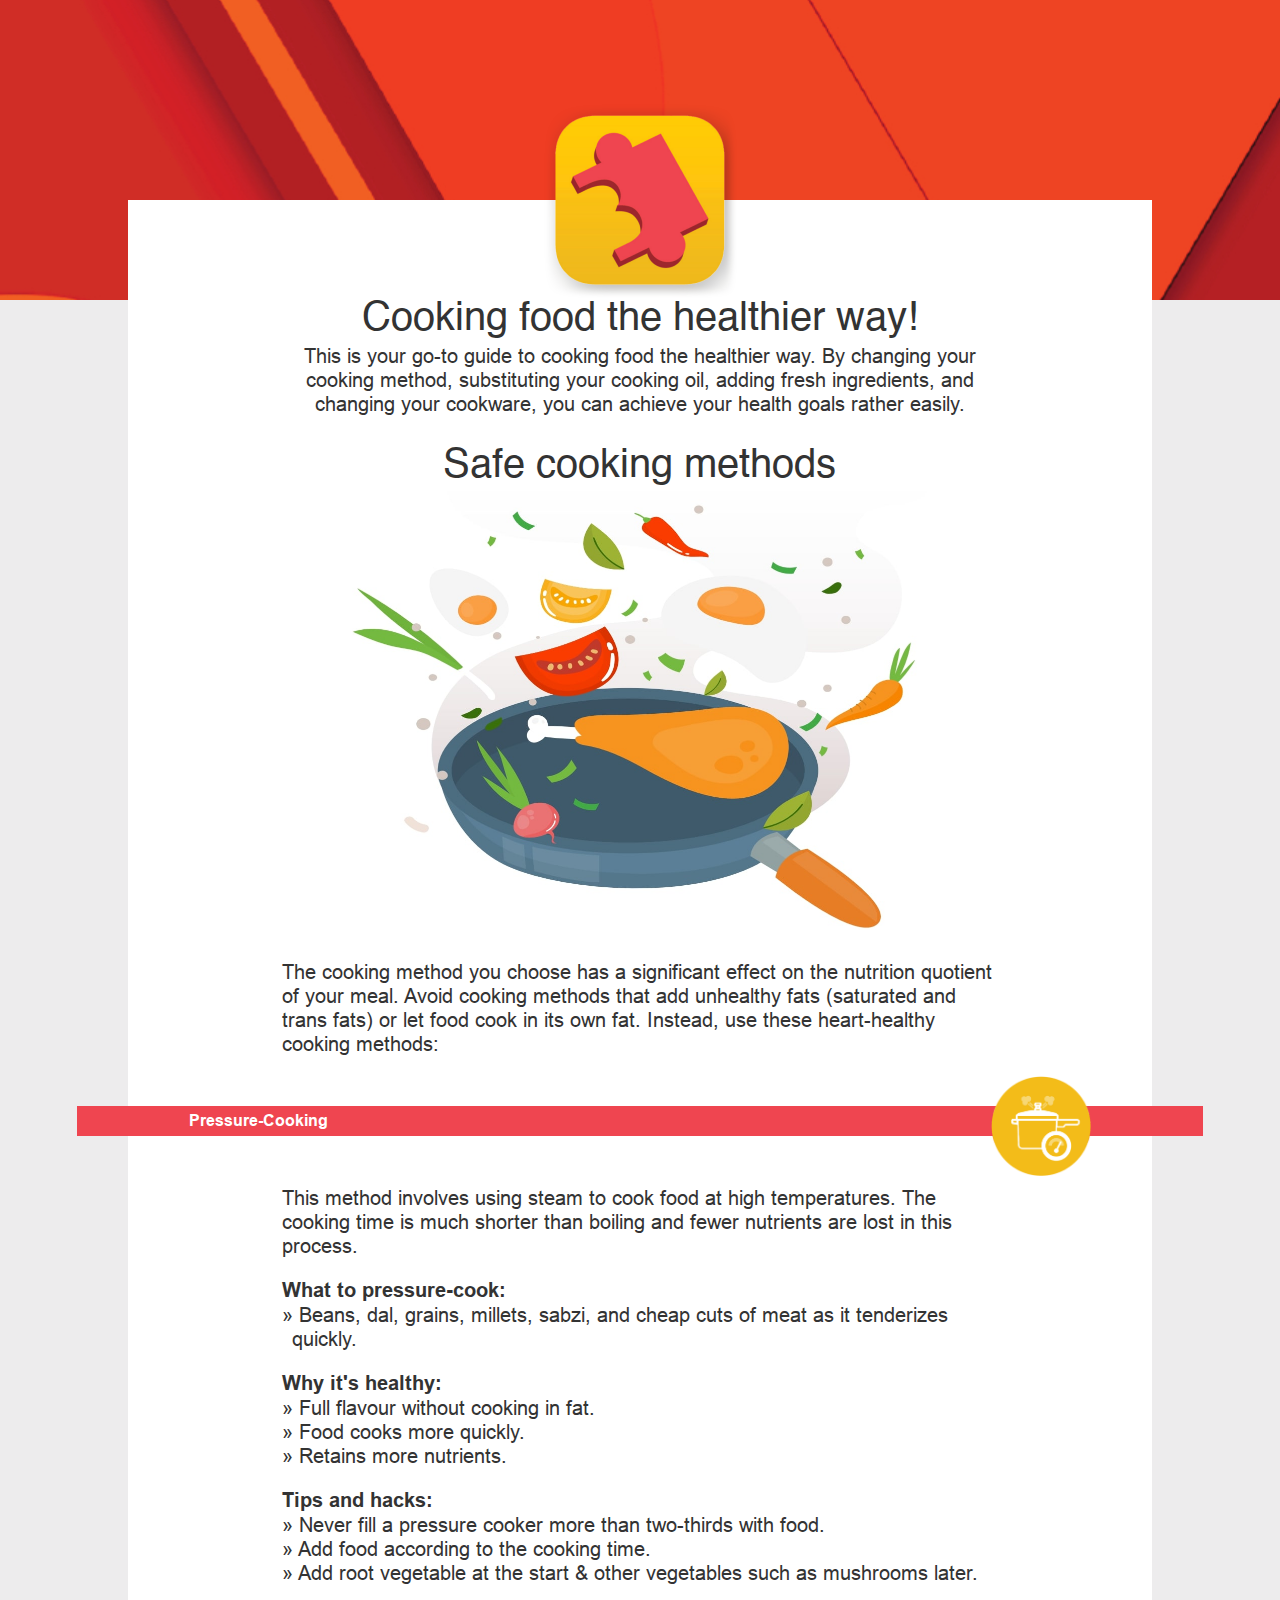
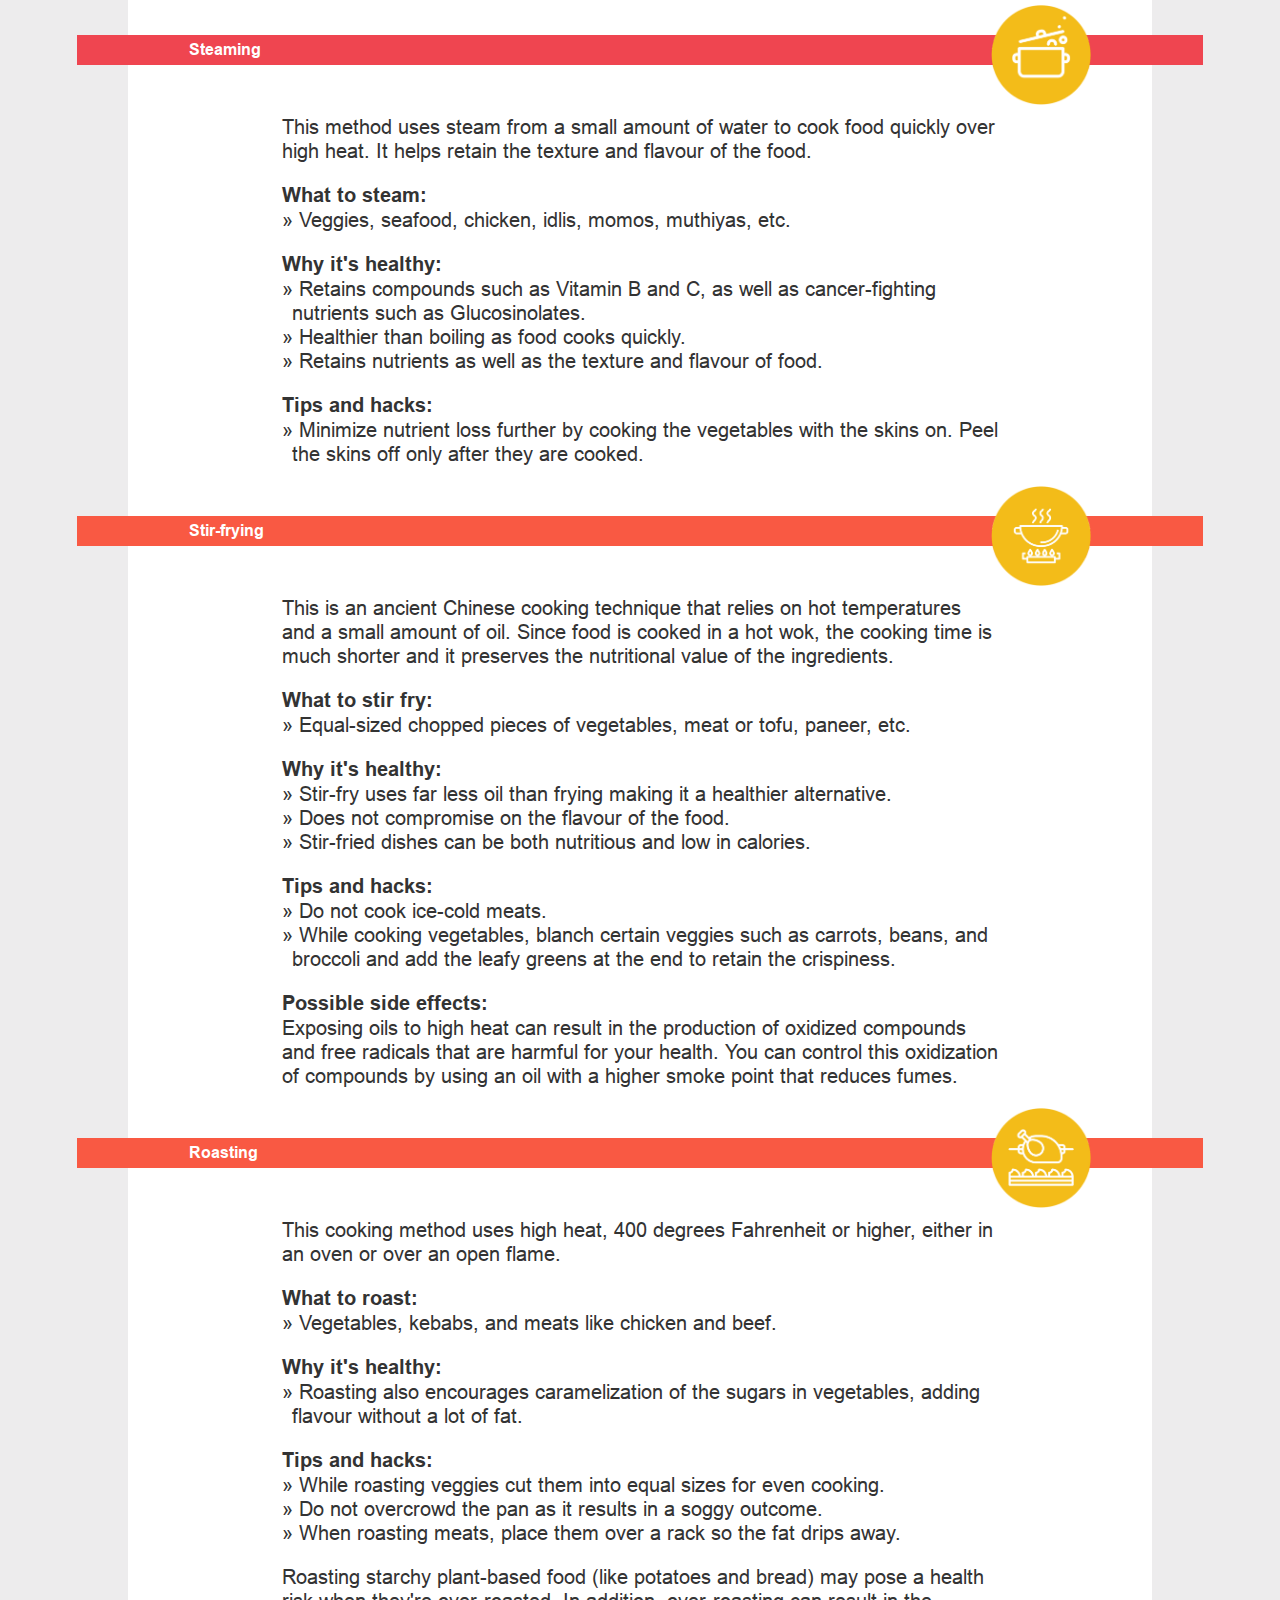
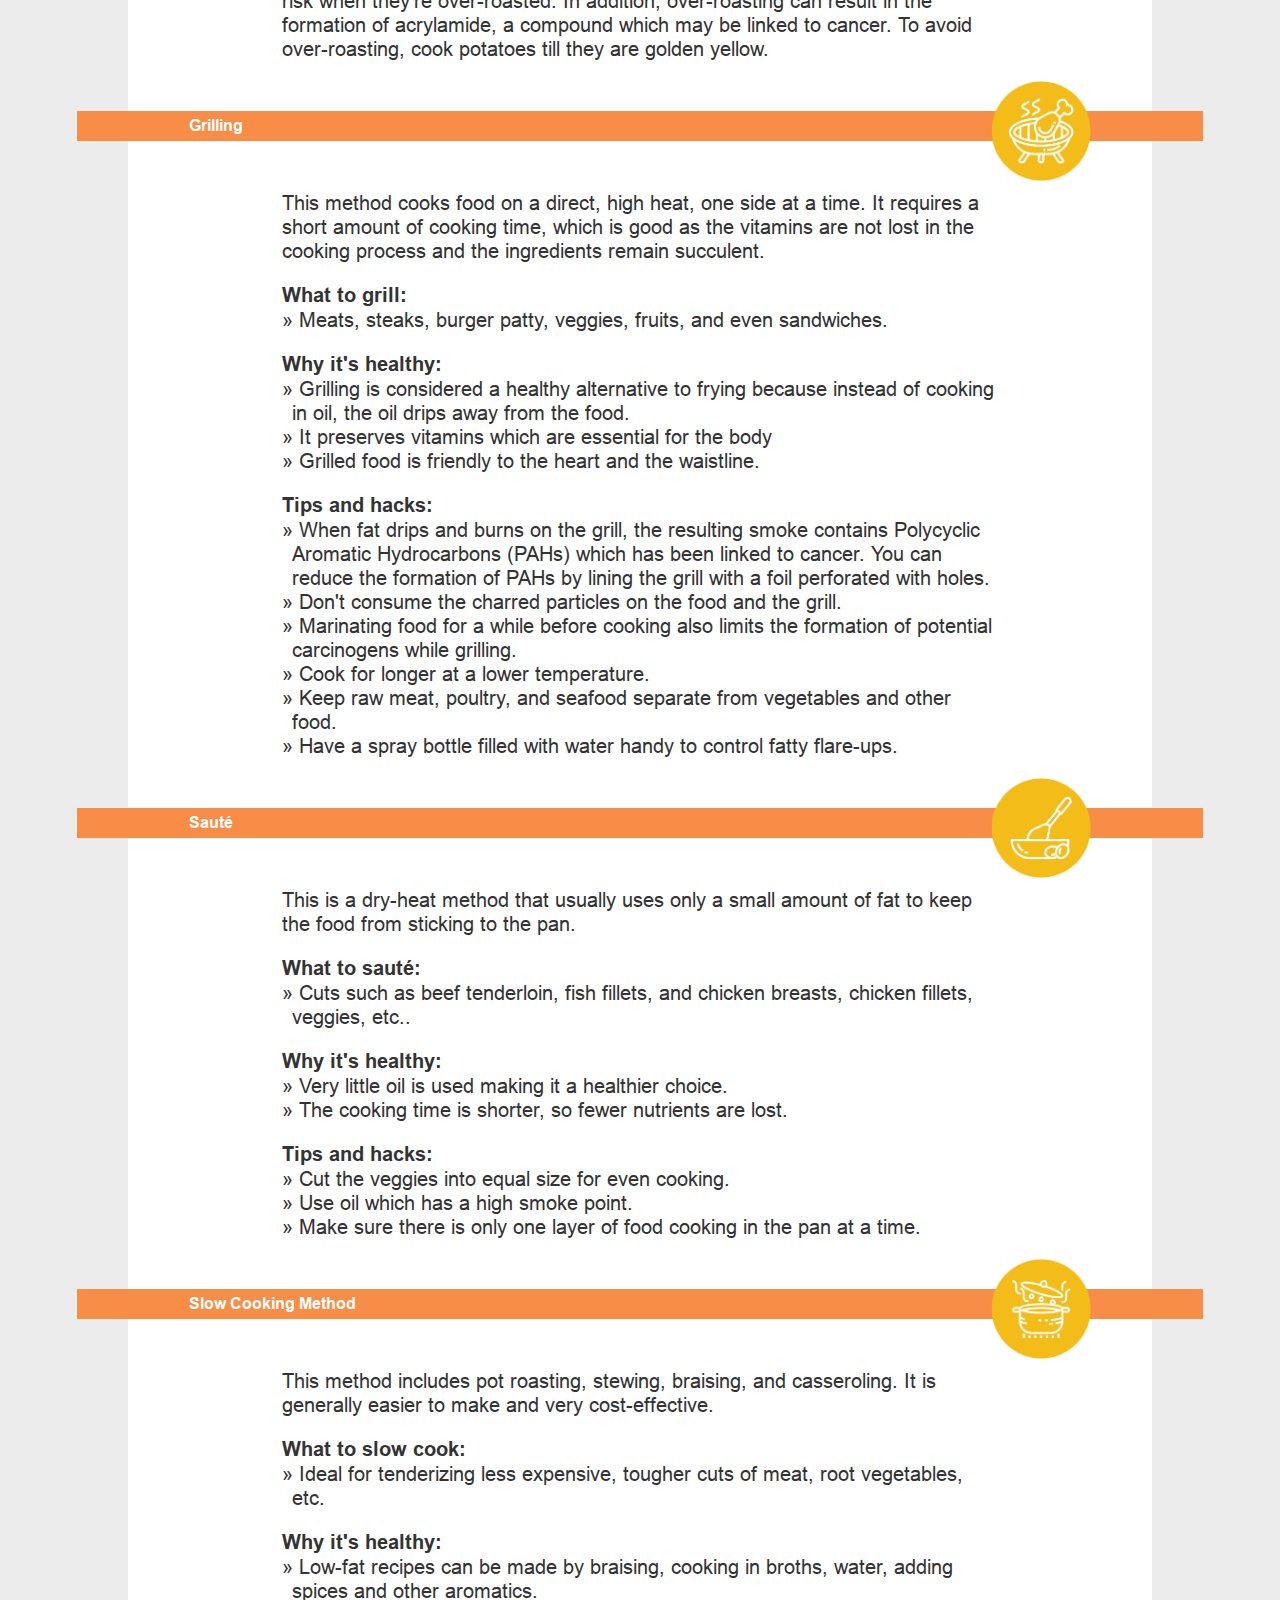
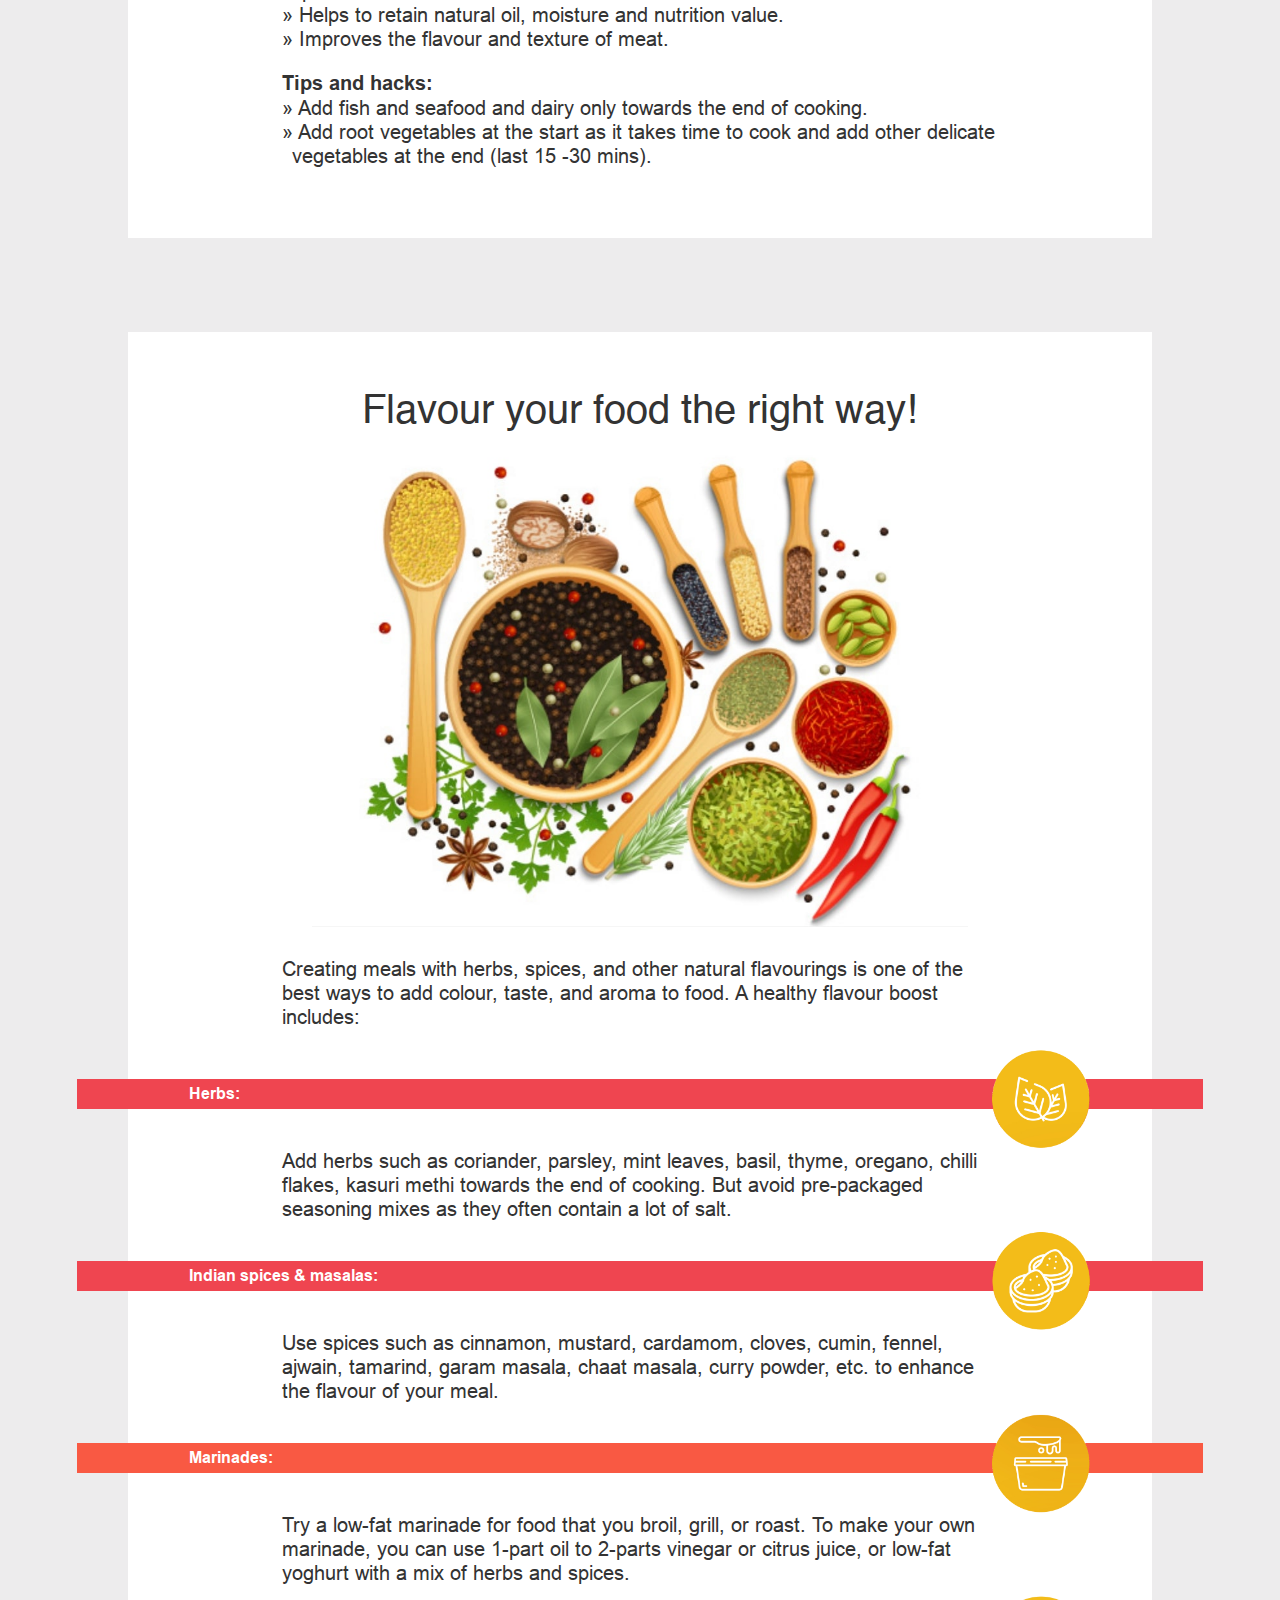
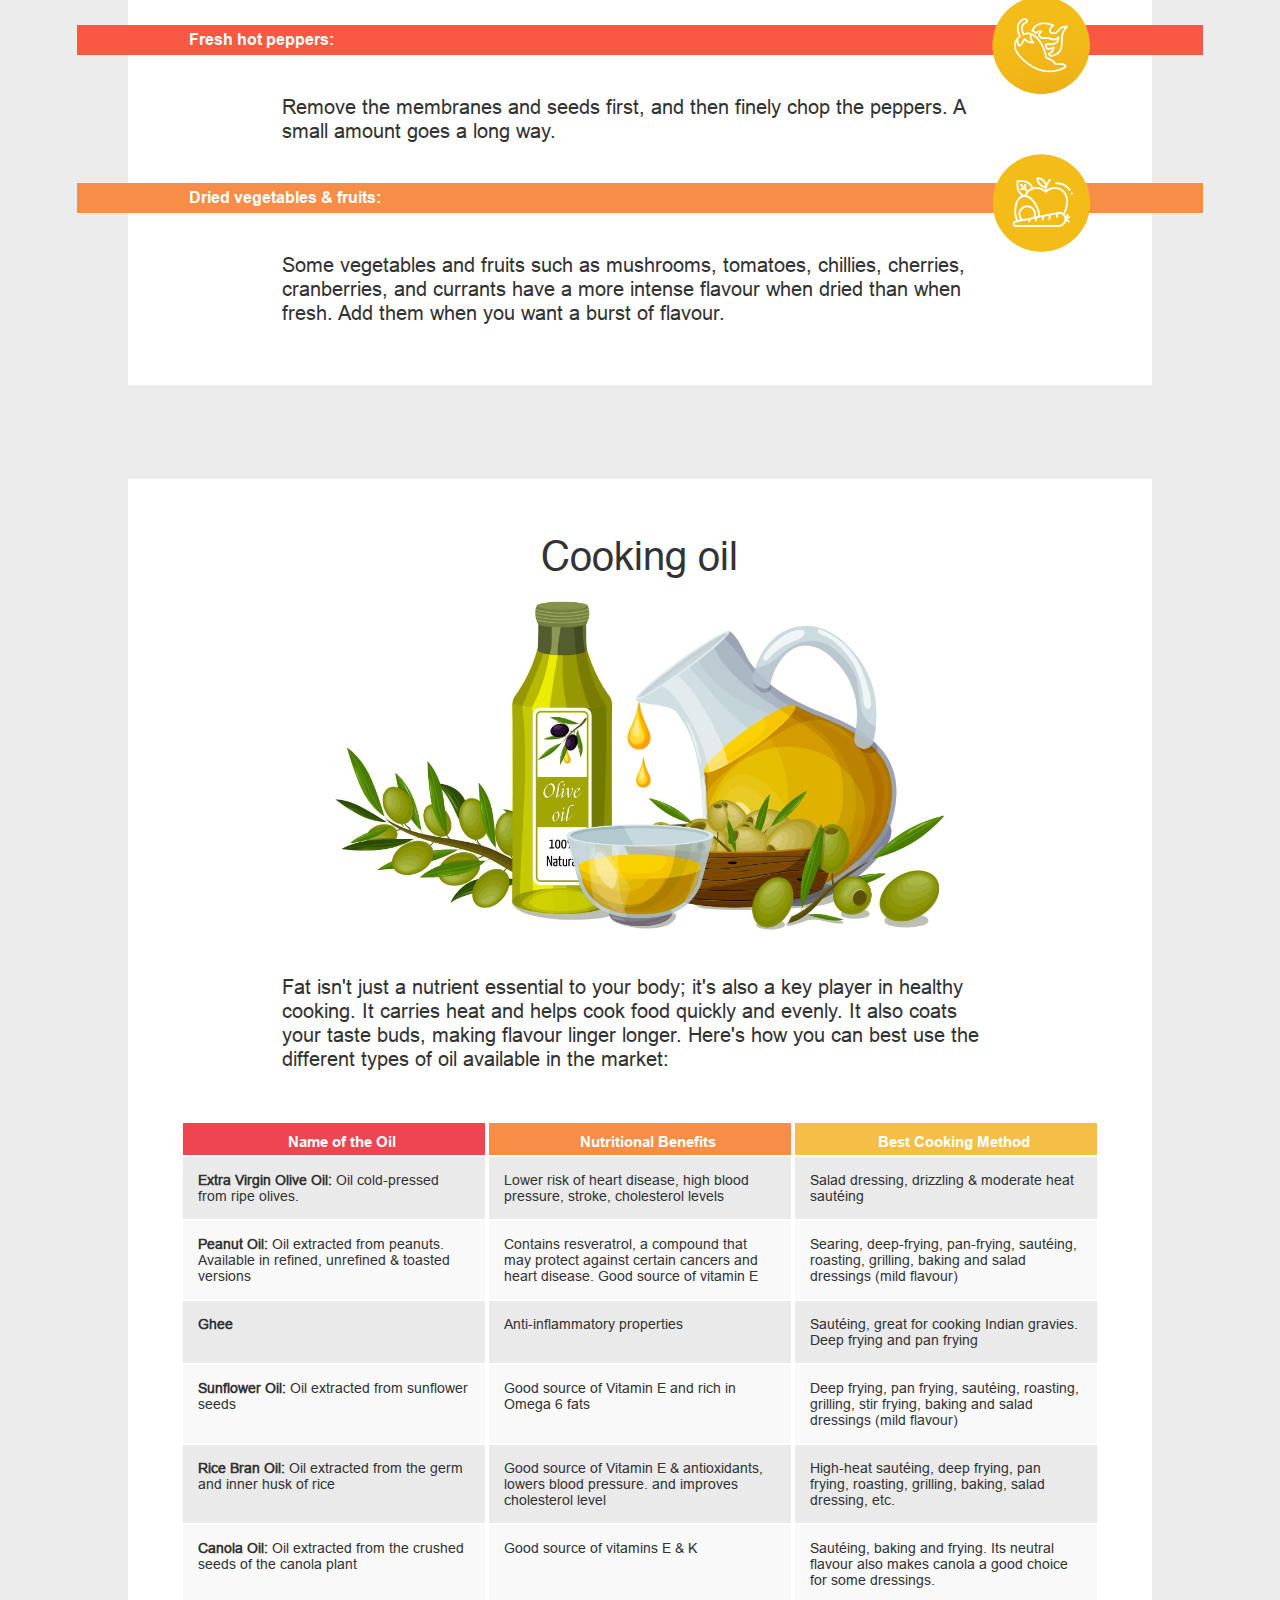
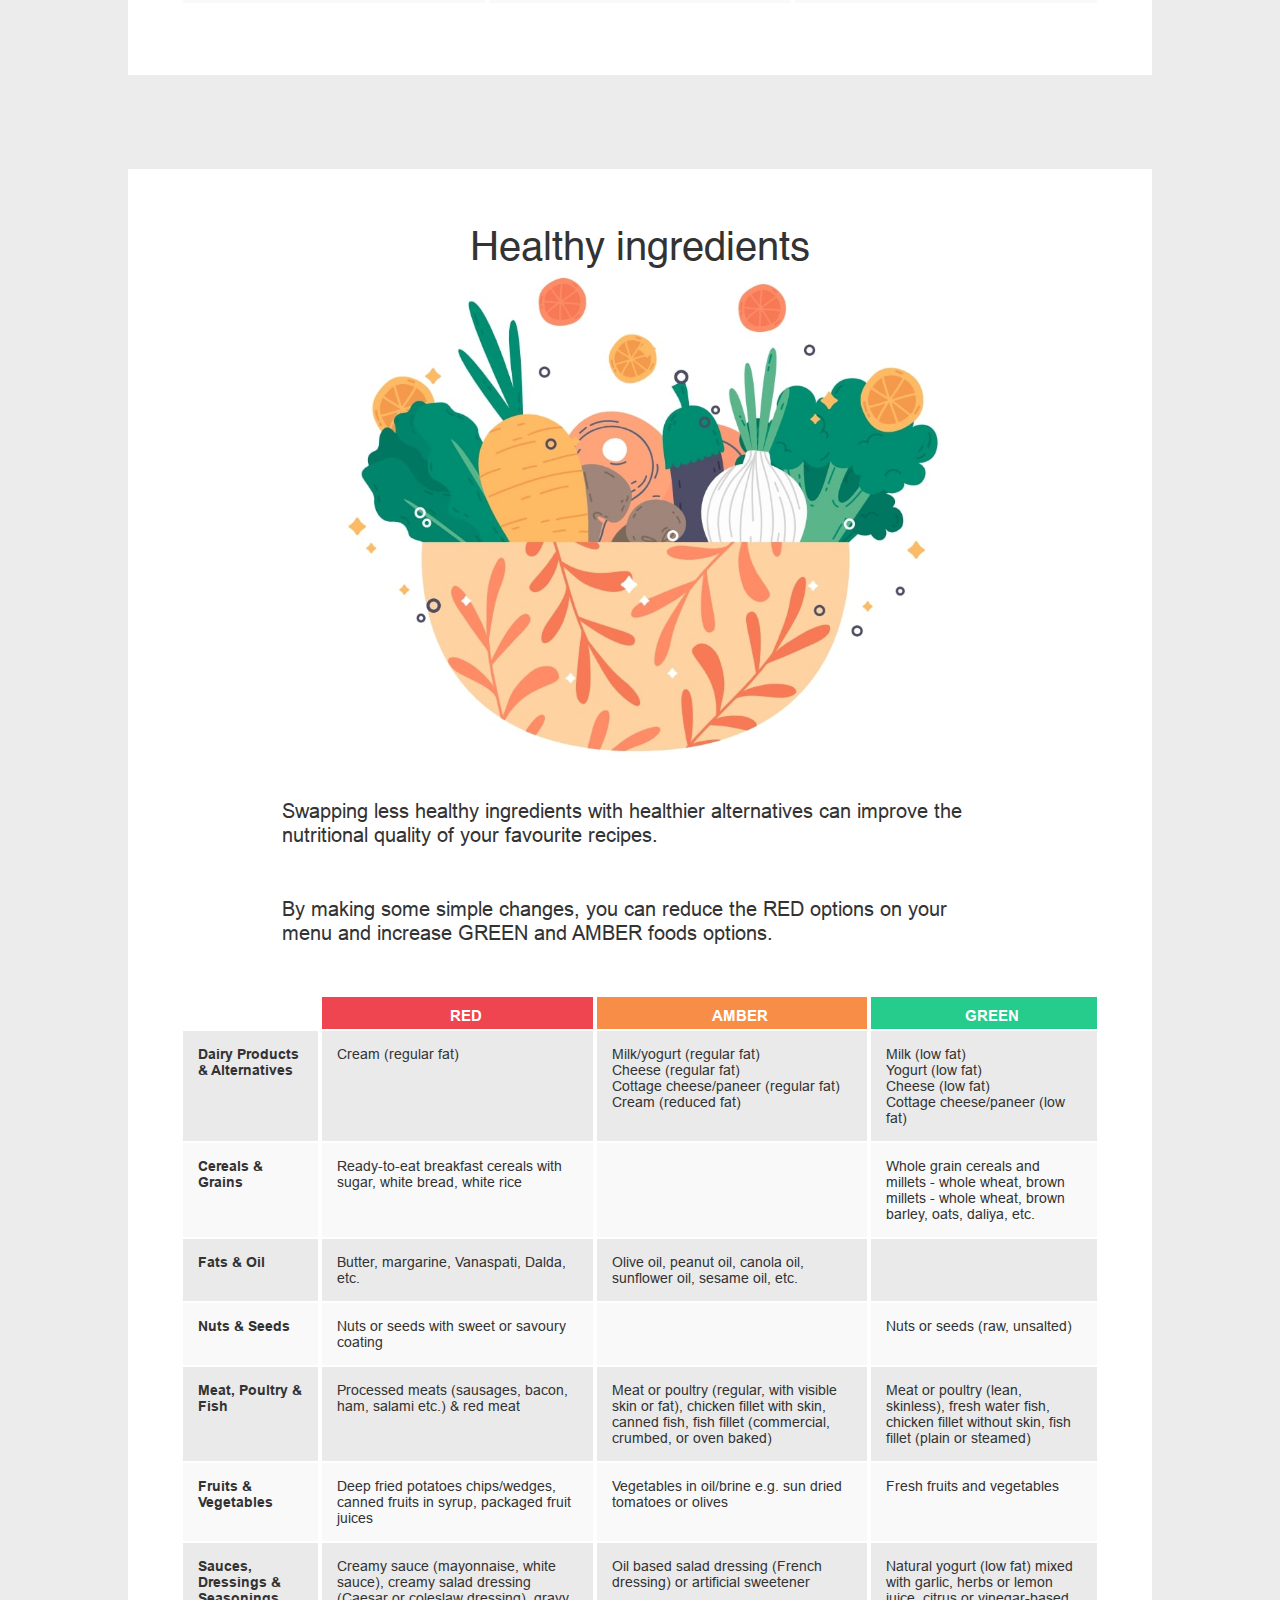
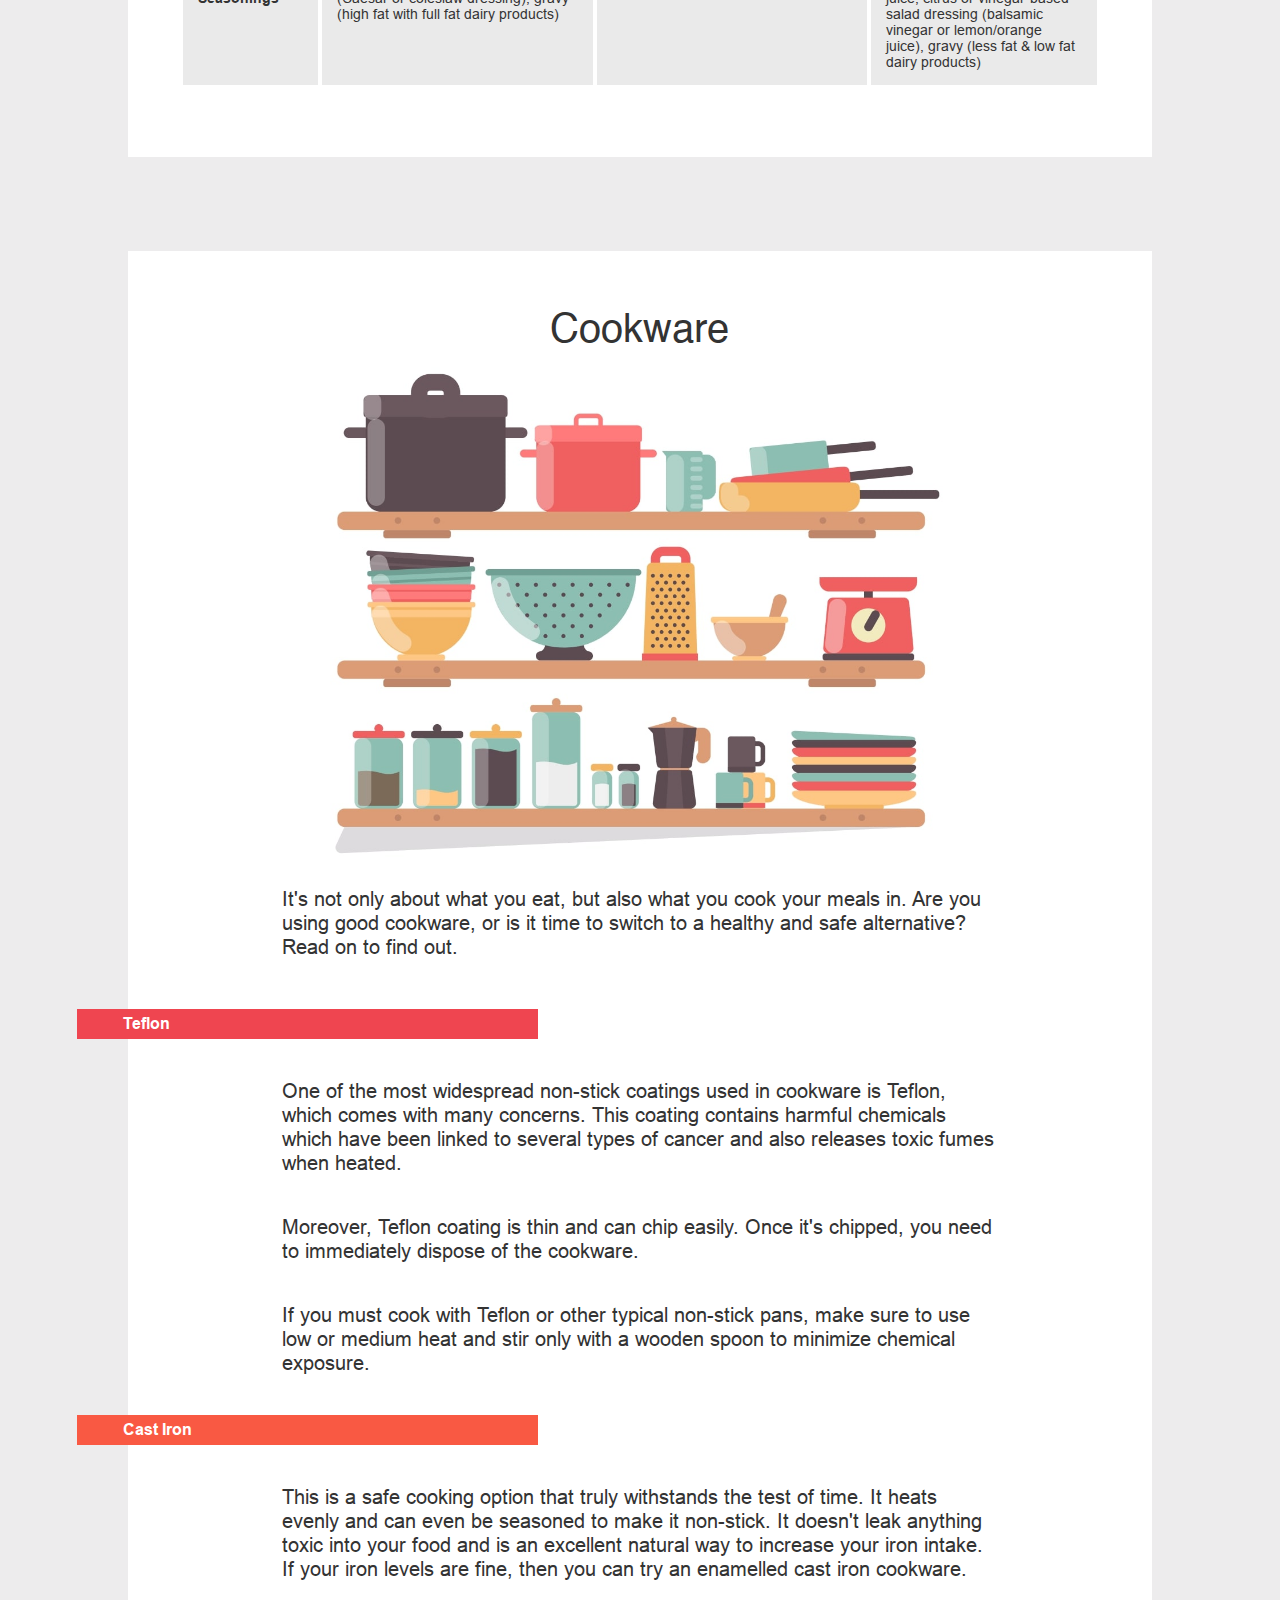
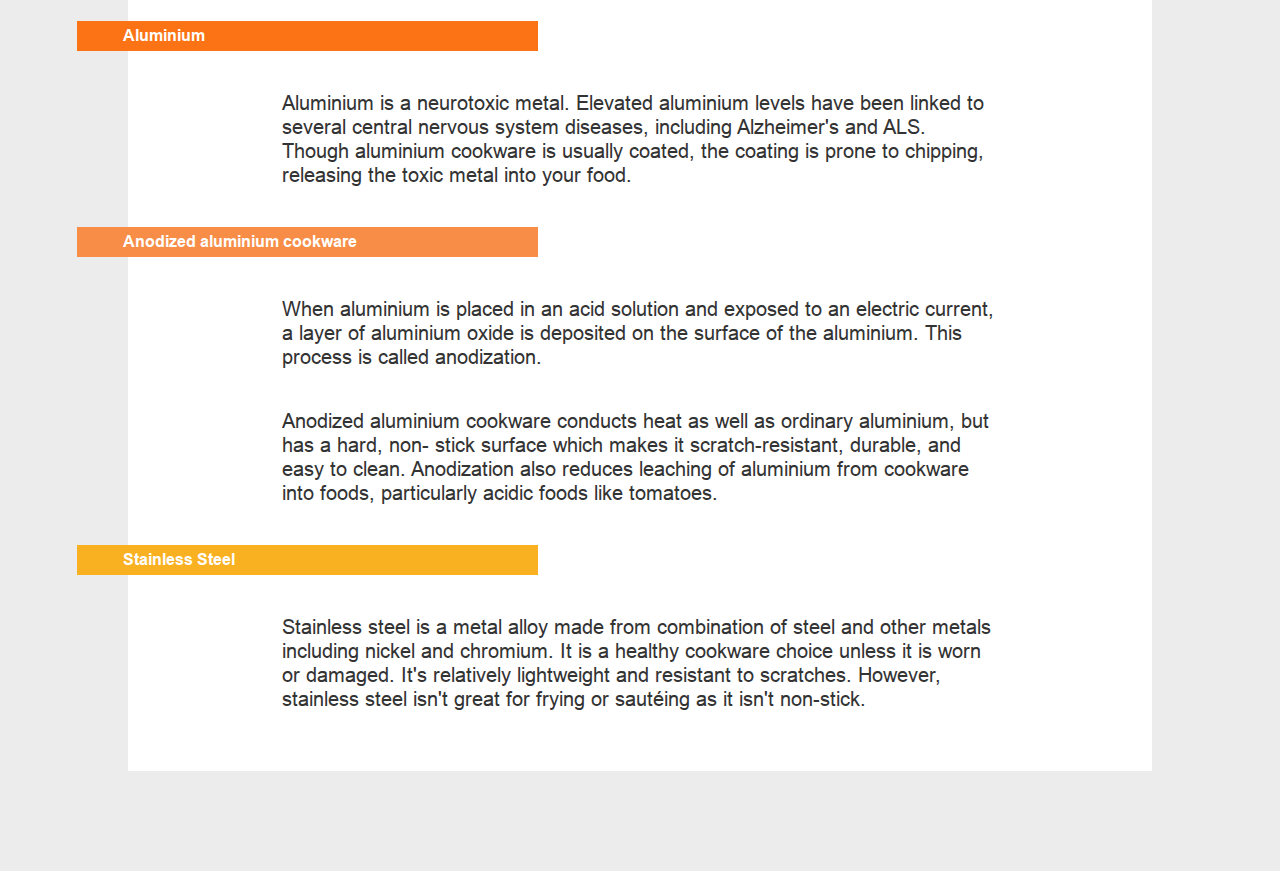
<file: index.html>
<html><head>
        <meta name="viewport" content="width=device-width, initial-scale=1.0">
        <link rel="stylesheet" href="css/main.css" type="text/css">
    </head>
    <body cz-shortcut-listen="true">
        <div class="container">
            <div class="header">          
            </div>
            <div class="content">
                <div class="logo">
                    <img src="img/logo.png">
                </div>
            </div>        
        <!--Page1-->
        <div class="content-body">                
                <div class="text main">
                    <h1>Cooking food the healthier way!</h1>
                </div>
                <div class="text sub">
                    <p>This is your go-to guide to cooking food the healthier way. By changing your
                    cooking method, substituting your cooking oil, adding fresh ingredients, and
                    changing your cookware, you can achieve your health goals rather easily. </p>
                </div>
                <div class="text mt-3 main">
                    <h1>Safe cooking methods</h1>
                </div>
                <div class="banner">
                    <img src="img/cooking.jpg">
                </div>
                <div class="text left mb-5 mt-3">
                    <p>The cooking method you choose has a significant effect on the nutrition quotient
                    of your meal. Avoid cooking methods that add unhealthy fats (saturated and
                    trans fats) or let food cook in its own fat. Instead, use these heart-healthy
                    cooking methods: </p>
                </div>
                <div class="header-hr">
                    <p>Pressure-Cooking</p>
                    <img src="img/1.png">
                </div>
                <div class="text left mb-2 mt-5">
                    <p>This method involves using steam to cook food at high temperatures. The cooking time is much shorter than boiling and fewer nutrients are lost in this process. </p>
                </div>
                <div class="text left mt-2 mb-5 justify-start direction-column">
                    <p class="bold">What to pressure-cook:</p>
                    
                    <li> Beans, dal, grains, millets, sabzi, and cheap cuts of meat as it tenderizes quickly.</li>                    
                    
                    <p class="bold mt-2">Why it's healthy:</p>                    
                    <li> Full flavour without cooking in fat.</li>
                    <li> Food cooks more quickly.</li>
                    <li> Retains more nutrients.</li>                 
                    
                    <p class="bold mt-2">Tips and hacks:</p>
                    
                    <li> Never fill a pressure cooker more than two-thirds with food.</li> 
                    <li>  Add food according to the cooking time.</li>
                    <li>  Add root vegetable at the start &amp; other vegetables such as mushrooms later. </li>                  
                </div>
                 <div class="header-hr">
                     <p>Steaming</p>
                    <img src="img/3.png">
                </div>
                <div class="text left mb-2 mt-5">
                    <p>This method uses steam from a small amount of water to cook food quickly over high heat. It helps retain the texture and flavour of the food. </p>
                </div>
                <div class="text left mt-2 mb-5 justify-start direction-column">
                    <p class="bold">What to steam: </p>
                    
                    <li> Veggies, seafood, chicken, idlis, momos, muthiyas, etc.</li>                   
                    
                    <p class="bold mt-2">Why it's healthy: </p>                    
                    <li>  Retains compounds such as Vitamin B and C, as well as cancer-fighting    nutrients such as Glucosinolates. </li>
                    <li>  Healthier than boiling as food cooks quickly. </li>
                    <li> Retains nutrients as well as the texture and flavour of food.</li>                 
                    
                    <p class="bold mt-2">Tips and hacks:</p>
                    
                    <li> Minimize nutrient loss further by cooking the vegetables with the skins on.    Peel the skins off only after they are cooked.</li>        
                </div>
                <div class="header-hr header-orange">
                     <p>Stir-frying</p>
                    <img src="img/4.png">
                </div>
                <div class="text left mb-2 mt-5">
                    <p>This is an ancient Chinese cooking technique that relies on hot temperatures and a small amount of oil. Since food is cooked in a hot wok, the cooking time is much shorter and it preserves the nutritional value of the ingredients.</p>
                </div>
                <div class="text left mt-2 mb-5 justify-start direction-column">
                    <p class="bold">What to stir fry: </p>
                    
                    <li> Equal-sized chopped pieces of vegetables, meat or tofu, paneer, etc.</li>                   
                    
                    <p class="bold mt-2"> Why it's healthy: </p>                    
                    <li> Stir-fry uses far less oil than frying making it a healthier alternative.</li>
                    <li> Does not compromise on the flavour of the food.</li>
                    <li> Stir-fried dishes can be both nutritious and low in calories.</li>                 
                    
                    <p class="bold mt-2">Tips and hacks:</p>
                    
                    <li> Do not cook ice-cold meats.</li>
                    <li> While cooking vegetables, blanch certain veggies such as carrots, beans, and broccoli and add the leafy greens at the end to retain the crispiness.</li>
                    
                    <p class="bold mt-2">Possible side effects:</p>
                    <p> Exposing oils to high heat can result in the production of oxidized compounds and free radicals that are harmful for your health. You can control this oxidization of compounds by using an oil with a higher smoke point that reduces fumes.</p>
                </div>
                <div class="header-hr header-orange">
                     <p>Roasting</p>
                    <img src="img/5.png">
                </div>
                <div class="text left mb-2 mt-5">
                    <p>This cooking method uses high heat, 400 degrees Fahrenheit or higher, either in an oven or over an open flame.</p>
                </div>
                <div class="text left mt-2 mb-5 justify-start direction-column">
                    <p class="bold">What to roast: </p>
                    
                    <li> Vegetables, kebabs, and meats like chicken and beef.</li>                   
                    
                    <p class="bold mt-2"> Why it's healthy: </p>                    
                    <li> Roasting also encourages caramelization of the sugars in vegetables, adding flavour without a lot of fat.</li>                
                    
                    <p class="bold mt-2">Tips and hacks:</p>
                    
                    <li> While roasting veggies cut them into equal sizes for even cooking.</li>
                    <li> Do not overcrowd the pan as it results in a soggy outcome.</li>
                    <li> When roasting meats, place them over a rack so the fat drips away.</li>
                    
                    
                    <p class="mt-2"> Roasting starchy plant-based food (like potatoes and bread) may pose a health risk when they're over-roasted. In addition, over-roasting can result in the formation of acrylamide, a compound which may be linked to cancer. To avoid over-roasting, cook potatoes till they are golden yellow.</p>
                </div>
                <div class="header-hr header-orange-1">
                     <p>Grilling</p>
                    <img src="img/6.png">
                </div>
                <div class="text left mb-2 mt-5">
                    <p>This method cooks food on a direct, high heat, one side at a time. It requires a short amount of cooking time, which is good as the vitamins are not lost in the cooking process and the ingredients remain succulent.</p>
                </div>
                <div class="text left mt-2 mb-5 justify-start direction-column">
                    <p class="bold">What to grill: </p>
                    
                    <li> Meats, steaks, burger patty, veggies, fruits, and even sandwiches.</li>                   
                    
                    <p class="bold mt-2"> Why it's healthy: </p>                    
                    <li> Grilling is considered a healthy alternative to frying because instead of cooking in oil, the oil drips away from the food.</li>
                    <li> It preserves vitamins which are essential for the body</li>
                    <li> Grilled food is friendly to the heart and the waistline.</li>             
                    
                    <p class="bold mt-2">Tips and hacks:</p>
                    
                    <li> When fat drips and burns on the grill, the resulting smoke contains Polycyclic Aromatic Hydrocarbons (PAHs) which has been linked to cancer. You can reduce the formation of PAHs by lining the grill with a foil perforated with holes.</li>
                    <li> Don't consume the charred particles on the food and the grill.</li>
                    <li> Marinating food for a while before cooking also limits the formation of potential
 carcinogens while grilling.</li>
                    <li> Cook for longer at a lower temperature.</li>
                    <li> Keep raw meat, poultry, and seafood separate from vegetables and other food.</li>
                    <li> Have a spray bottle filled with water handy to control fatty flare-ups. </li>
                </div>
                <div class="header-hr header-orange-1">
                     <p>Saut&eacute;</p>
                    <img src="img/7.png">
                </div>
                <div class="text left mb-2 mt-5">
                    <p>This is a dry-heat method that usually uses only a small amount of fat to keep the food from sticking to the pan.</p>
                </div>
                <div class="text left mt-2 mb-5 justify-start direction-column">
                    <p class="bold">What to saut&eacute;: </p>
                    
                    <li> Cuts such as beef tenderloin, fish fillets, and chicken breasts, chicken fillets, veggies, etc..</li>                   
                    
                    <p class="bold mt-2"> Why it's healthy: </p>                    
                    <li> Very little oil is used making it a healthier choice.</li>
                    <li> The cooking time is shorter, so fewer nutrients are lost.</li>          
                    
                    <p class="bold mt-2">Tips and hacks:</p>
                    
                    <li> Cut the veggies into equal size for even cooking.</li>
                    <li> Use oil which has a high smoke point.</li>
                    <li> Make sure there is only one layer of food cooking in the pan at a time.</li>
                    
                </div>
                <div class="header-hr header-orange-1">
                     <p>Slow Cooking Method</p>
                    <img src="img/8.png">
                </div>
                <div class="text left mb-2 mt-5">
                    <p>This method includes pot roasting, stewing, braising, and casseroling. It is generally easier to make and very cost-effective.</p>
                </div>
                <div class="text left mt-2 mb-5 justify-start direction-column">
                    <p class="bold">What to slow cook: </p>
                    
                    <li> Ideal for tenderizing less expensive, tougher cuts of meat, root vegetables, etc.</li>                   
                    
                    <p class="bold mt-2"> Why it's healthy: </p>                    
                    <li> Low-fat recipes can be made by braising, cooking in broths, water, adding spices and other aromatics.</li>
                    <li> Helps to retain natural oil, moisture and nutrition value.</li>   
                    <li> Improves the flavour and texture of meat.</li>   
                    
                    <p class="bold mt-2">Tips and hacks:</p>
                    
                    <li> Add fish and seafood and dairy only towards the end of cooking.</li>
                    <li> Add root vegetables at the start as it takes time to cook and add other delicate vegetables at the end (last 15 -30 mins).</li>          
                    
                </div>
        </div>
            
       <!--Page2-->     
            
        <div class="content-body">                
                <div class="text main ">
                    <h1 class="pt-6">Flavour your food the right way!</h1>
                </div>
                <div class="banner">
                    <img src="img/flavour.jpg">
                </div>
                <div class="text left mb-5 mt-3">
                    <p>Creating meals with herbs, spices, and other natural flavourings is one of the best ways to add colour, taste, and aroma to food. A healthy flavour boost includes:</p>
                </div>
                <div class="header-hr">
                    <p>Herbs:</p>
                    <img src="img/9.png">
                </div>
                <div class="text left mb-4 mt-4">Add herbs such as coriander, parsley, mint leaves, basil, thyme, oregano, chilli flakes, kasuri methi towards the end of cooking. But avoid pre-packaged seasoning mixes as they often contain a lot of salt.</div>
                 <div class="header-hr">
                     <p>Indian spices &amp; masalas:</p>
                    <img src="img/10.png">
                </div>
                <div class="text left mb-4 mt-4">Use spices such as cinnamon, mustard, cardamom, cloves, cumin,
                fennel, ajwain, tamarind, garam masala, chaat masala, curry powder,                etc. to enhance the flavour of your meal.</div>
                <div class="header-hr header-orange">
                     <p>Marinades: </p>
                    <img src="img/11.png">
                </div>
            <div class="text left mb-4 mt-4"><p>Try a low-fat marinade for food that you broil, grill, or roast. To make                  your own marinade, you can use 1-part oil to 2-parts vinegar or citrus juice, or                low-fat yoghurt with a mix of herbs and spices.</p></div>
                <div class="header-hr header-orange">
                     <p>Fresh hot peppers: </p>
                    <img src="img/12.png">
                </div>
            <div class="text left mb-4 mt-4"><p>Remove the membranes and seeds first, and then finely chop                the peppers. A small amount goes a long way.</p></div>
                <div class="header-hr header-orange-1">
                     <p>Dried vegetables &amp; fruits:</p>
                    <img src="img/13.png">
                </div>
                <div class="text left mb-4 mt-4"><p>Some vegetables and fruits such as mushrooms, tomatoes, 
                    chillies, cherries, cranberries, and currants have a more                  intense flavour when dried than when fresh. Add them when you                want a burst of flavour.</p></div>
        </div>
        <!--Page3-->
        <div class="content-body">                
                <div class="text main ">
                    <h1 class="pt-6">Cooking oil</h1>
                </div>
                <div class="banner">
                    <img src="img/oil.jpg">
                </div>
                <div class="text left mb-5 mt-3">
                    <p>Fat isn't just a nutrient essential to your body; it's also a key player in healthy cooking. It carries heat and helps cook food quickly and evenly. It also coats your taste buds, making flavour linger longer. Here's how you  can best use the different types of oil available in the market: </p>
                </div>
                <div class="text left mb-5 w-table">
                    <table class="oil-table">
                    <tbody><tr>                        
                        <th class="t-red">Name of the Oil</th>
                        <th class="t-amber">Nutritional Benefits</th>
                        <th class="t-yellow">Best Cooking Method</th>
                    </tr>
                    <tr>
                        <td class="t-text"><strong>Extra Virgin Olive                        Oil:</strong> Oil cold-pressed from ripe olives.</td>
                        <td class="t-text">Lower risk of heart disease,                        high blood pressure, stroke, cholesterol levels</td>
                        <td class="t-text">Salad dressing, drizzling &amp; moderate heat saut&eacute;ing</td>
                    </tr>
                    <tr>
                         <td class="t-text"><strong>Peanut Oil:</strong> Oil extracted from peanuts. Available in refined, unrefined &amp; toasted versions</td>
                        <td class="t-text">Contains resveratrol, a compound that may protect against certain cancers and heart disease. Good source of vitamin E</td>
                        <td class="t-text">Searing, deep-frying, pan-frying, saut&eacute;ing, roasting, grilling, baking and salad dressings (mild flavour)</td>
                    </tr> 
                    <tr>
                         <td class="t-text"><strong>Ghee</strong></td>
                        <td class="t-text">Anti-inflammatory properties</td>
                        <td class="t-text">Saut&eacute;ing, great for cooking                      Indian gravies. Deep frying and pan frying</td>
                    </tr>
                    <tr>
                         <td class="t-text"><strong>Sunflower Oil: </strong>Oil extracted from sunflower seeds</td>
                        <td class="t-text">Good source of Vitamin E and rich in Omega 6 fats</td>
                        <td class="t-text">Deep frying, pan frying, saut&eacute;ing, roasting, grilling, stir frying, baking and salad dressings (mild flavour)</td>
                    </tr>
                    <tr>
                         <td class="t-text"><strong>Rice Bran Oil:</strong> Oil extracted from the germ and inner husk of rice</td>
                        <td class="t-text">Good source of Vitamin E &amp; antioxidants, lowers blood pressure. and improves cholesterol level</td>
                        <td class="t-text">High-heat saut&eacute;ing, deep frying, pan frying, roasting, grilling, baking, salad dressing, etc.</td>
                    </tr>
                    <tr>
                         <td class="t-text"><strong>Canola Oil:</strong> Oil extracted from the crushed seeds of the canola plant</td>
                        <td class="t-text">Good source of vitamins E &amp; K</td>
                        <td class="t-text">Saut&eacute;ing, baking and frying. Its neutral flavour also makes canola a good choice for some dressings.</td>
                    </tr>
                </tbody></table>
                </div>                
        </div>
        <!--Page4-->    
        <div class="content-body">                
                <div class="text main ">
                    <h1 class="pt-6">Healthy ingredients</h1>
                </div>
                <div class="banner">
                    <img src="img/ingredients.jpg">
                </div>
                <div class="text left mb-5 mt-3">
                    <p>Swapping less healthy ingredients with healthier alternatives can improve the nutritional quality of your favourite recipes. </p>
                </div>
                <div class="text left mb-5">
                    <p>By making some simple changes, you can reduce the RED options on your menu and increase GREEN and AMBER foods options. </p>
                </div>
                <div class="text left mb-5 w-table">
                    <table class="ing-table">
                    <tbody><tr>
                        <th class="t-blank"></th>
                        <th class="t-red">RED</th>
                        <th class="t-amber">AMBER</th>
                        <th class="t-green">GREEN</th>
                    </tr>
                    <tr>
                        <td class="t-text">Dairy Products &amp; Alternatives</td>
                        <td class="t-text">Cream (regular fat)</td>
                        <td class="t-text">Milk/yogurt (regular fat)<br>
                           Cheese (regular fat)<br> Cottage cheese/paneer (regular fat)<br> Cream (reduced fat)</td>
                        <td class="t-text">Milk (low fat) <br>Yogurt (low fat)<br> Cheese (low fat)<br> Cottage cheese/paneer (low fat)</td>
                    </tr>
                    <tr>
                        <td class="t-text">Cereals &amp; Grains</td>
                         <td class="t-text">Ready-to-eat breakfast cereals with sugar, white bread, white rice</td>
                        <td class="t-text"></td>
                        <td class="t-text">Whole grain cereals and millets - whole wheat, brown  millets - whole wheat, brown barley, oats, daliya, etc.</td>
                    </tr> 
                    <tr>
                        <td class="t-text">Fats &amp; Oil</td>
                         <td class="t-text">Butter, margarine, Vanaspati, Dalda, etc.</td>
                        <td class="t-text">Olive oil, peanut oil, canola oil, sunflower oil, sesame oil, etc.</td>
                        <td class="t-text"></td>
                    </tr>
                    <tr>
                        <td class="t-text">Nuts &amp; Seeds</td>
                         <td class="t-text">Nuts or seeds with sweet or savoury coating</td>
                        <td class="t-text"></td>
                        <td class="t-text">Nuts or seeds (raw, unsalted)</td>
                    </tr>
                    <tr>
                        <td class="t-text">Meat, Poultry &amp; Fish</td>
                         <td class="t-text">Processed meats (sausages,                         bacon, ham, salami etc.) &amp; red meat</td>
                        <td class="t-text">Meat or poultry (regular, with visible skin or fat), chicken fillet with skin, canned fish, fish fillet (commercial, crumbed, or oven baked)</td>
                        <td class="t-text">Meat or poultry (lean, skinless), fresh water fish, chicken fillet without skin, fish fillet (plain or steamed)</td>
                    </tr>
                    <tr>
                        <td class="t-text">Fruits &amp; Vegetables</td>
                         <td class="t-text">Deep fried potatoes chips/wedges, canned fruits in syrup, packaged fruit juices</td>
                        <td class="t-text">Vegetables in oil/brine e.g. sun dried tomatoes or olives</td>
                        <td class="t-text">Fresh fruits and vegetables</td>
                    </tr>
                    <tr>
                        <td class="t-text">Sauces, Dressings &amp; Seasonings</td>
                         <td class="t-text">Creamy sauce (mayonnaise, white sauce), creamy salad dressing (Caesar or coleslaw dressing), gravy (high fat with full fat dairy products)</td>
                        <td class="t-text">Oil based salad dressing (French dressing) or artificial sweetener</td>
                        <td class="t-text">Natural yogurt (low fat) mixed with garlic, herbs or lemon juice, citrus or vinegar-based salad dressing (balsamic vinegar or lemon/orange juice), gravy (less fat &amp; low fat dairy products)</td>
                    </tr>
                </tbody></table>
                </div>                
        </div>
            
       <!--Page5-->     
            
        <div class="content-body">                
                <div class="text main ">
                    <h1 class="pt-6">Cookware</h1>
                </div>
                <div class="banner">
                    <img src="img/cookware.jpg">
                </div>
                <div class="text left mb-5 mt-3">
                    <p>It's not only about what you eat, but also what you cook your meals in. Are you using good cookware, or is it time to switch to a healthy and safe alternative? Read on to find out. </p>
                </div>
                <div class="header-hr w-45">
                    <p>Teflon</p>                    
                </div>
                <div class="text left mb-4 mt-4">
                    <p>One of the most widespread non-stick coatings used in cookware is Teflon, which comes with many concerns. This coating contains harmful chemicals which have been linked to several types of cancer and also releases toxic fumes when heated.</p>
                </div>
                <div class="text left mb-4 mt-4">
                    <p>Moreover, Teflon coating is thin and can chip easily. Once it's chipped, you need to immediately dispose of the cookware. </p>
                </div>
                <div class="text left mb-4 mt-4">
                    <p>If you must cook with Teflon or other typical non-stick pans, make sure to use low or medium heat and stir only with a wooden spoon to minimize chemical exposure.</p>
                </div>
                <div class="header-hr header-orange w-45">
                     <p>Cast Iron</p>
                </div>
                <div class="text left mb-4 mt-4">
                    <p>This is a safe cooking option that truly withstands the test of time. It heats evenly and can even be seasoned to make it non-stick. It doesn't leak anything toxic into your food and is an excellent natural way to increase your iron intake. If your iron levels are fine, then you can try an enamelled cast iron cookware. </p>
                </div>
                <div class="header-hr header-orange-2 w-45">
                     <p>Aluminium</p>
                </div>
                <div class="text left mb-4 mt-4">
                    <p>Aluminium is a neurotoxic metal. Elevated aluminium levels have been linked to several central nervous system diseases, including Alzheimer's and ALS. Though aluminium cookware is usually coated, the coating is prone to chipping, releasing the toxic metal into your food.</p>
                </div>
                <div class="header-hr header-orange-1 w-45">
                     <p>Anodized aluminium cookware</p>
                </div>
                <div class="text left mb-4 mt-4">
                    <p>When aluminium is placed in an acid solution and exposed to an electric current, a layer of aluminium oxide is deposited on the surface of the aluminium. This process is called anodization.</p>
                </div>
                <div class="text left mb-4 mt-4">
                    <p>Anodized aluminium cookware conducts heat as well as ordinary aluminium, but has a hard, non- stick surface which makes it scratch-resistant, durable, and easy to clean. Anodization also reduces leaching of aluminium from cookware into foods, particularly acidic foods like tomatoes.</p>
                </div>
                <div class="header-hr header-yellow-1 w-45">
                     <p>Stainless Steel</p>
                </div>
                <div class="text left mb-4 mt-4">
                    <p>Stainless steel is a metal alloy made from combination of steel and other metals including nickel and chromium. It is a healthy cookware choice unless it is worn or damaged. It's relatively lightweight and resistant to scratches. However, stainless steel isn't great for frying or saut&eacute;ing as it isn't non-stick.</p>
                </div>
        </div>            
        </div>
    
</body></html>
</file>
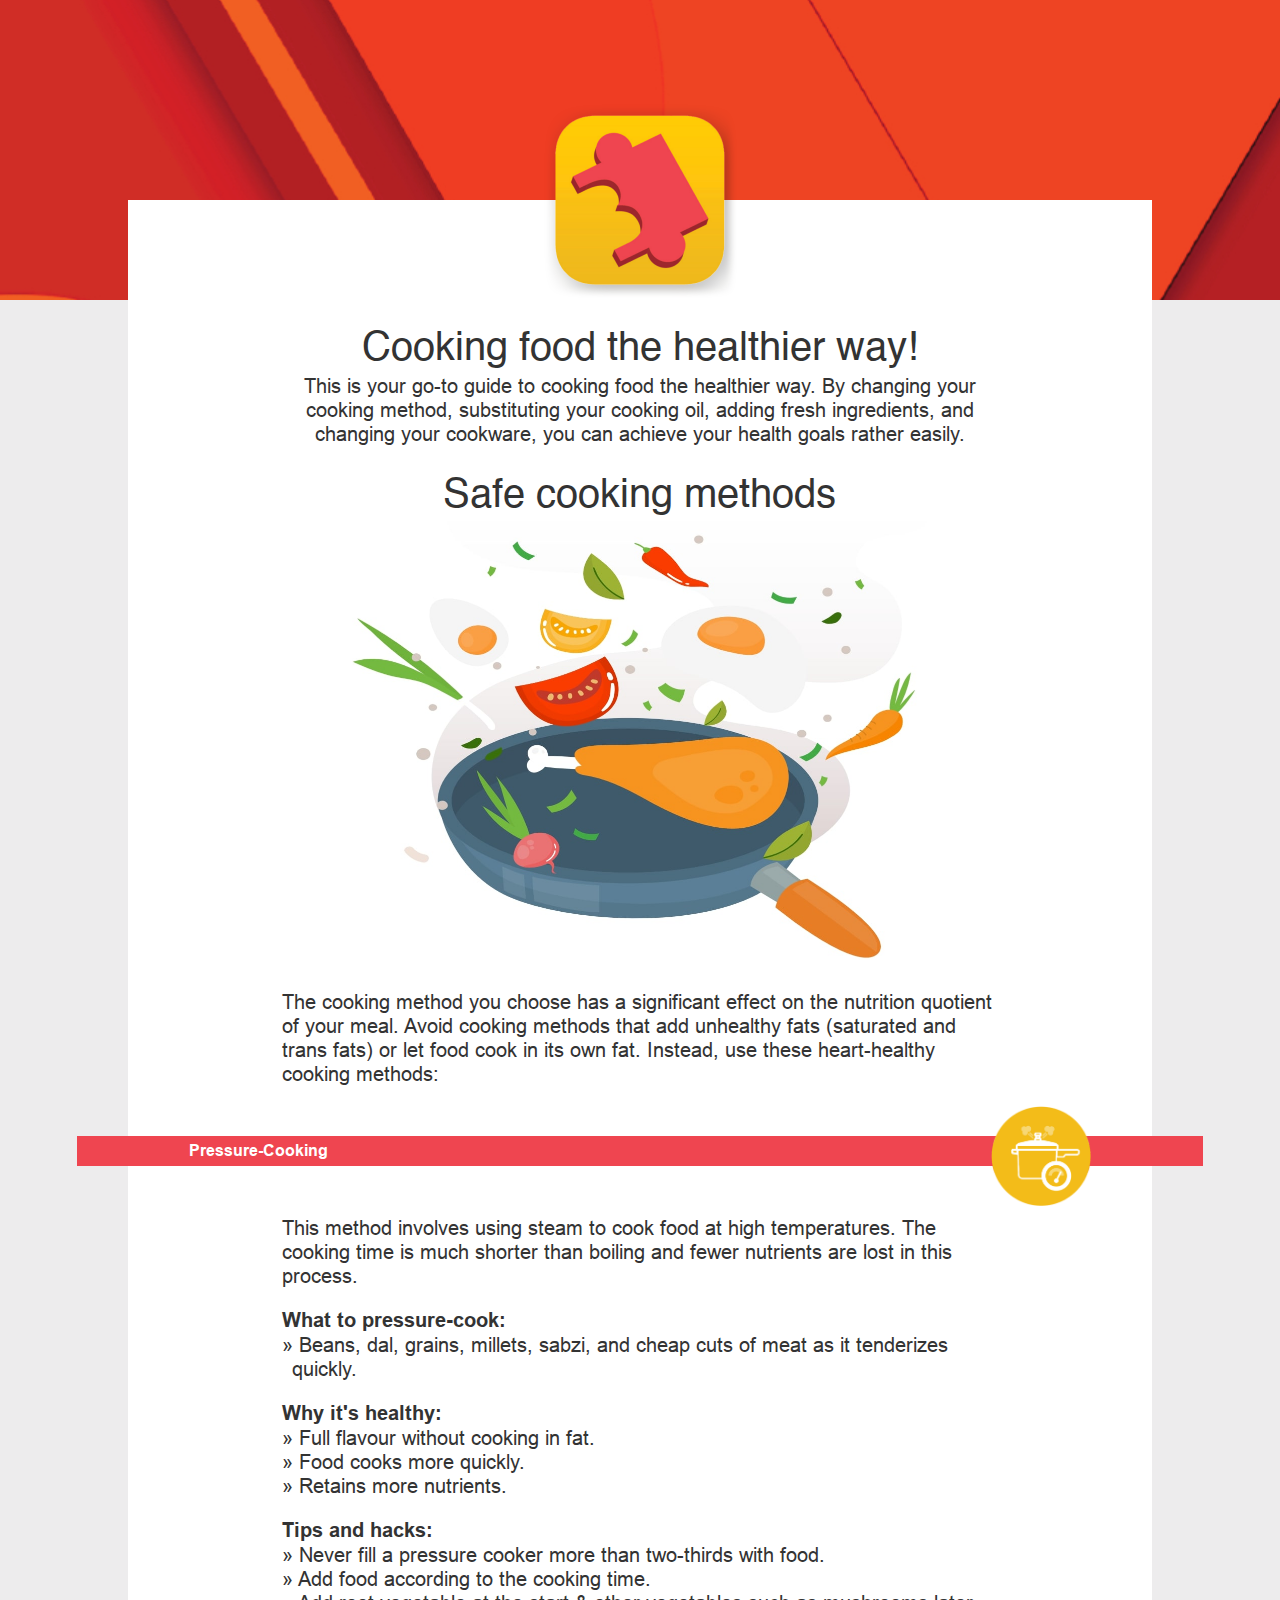
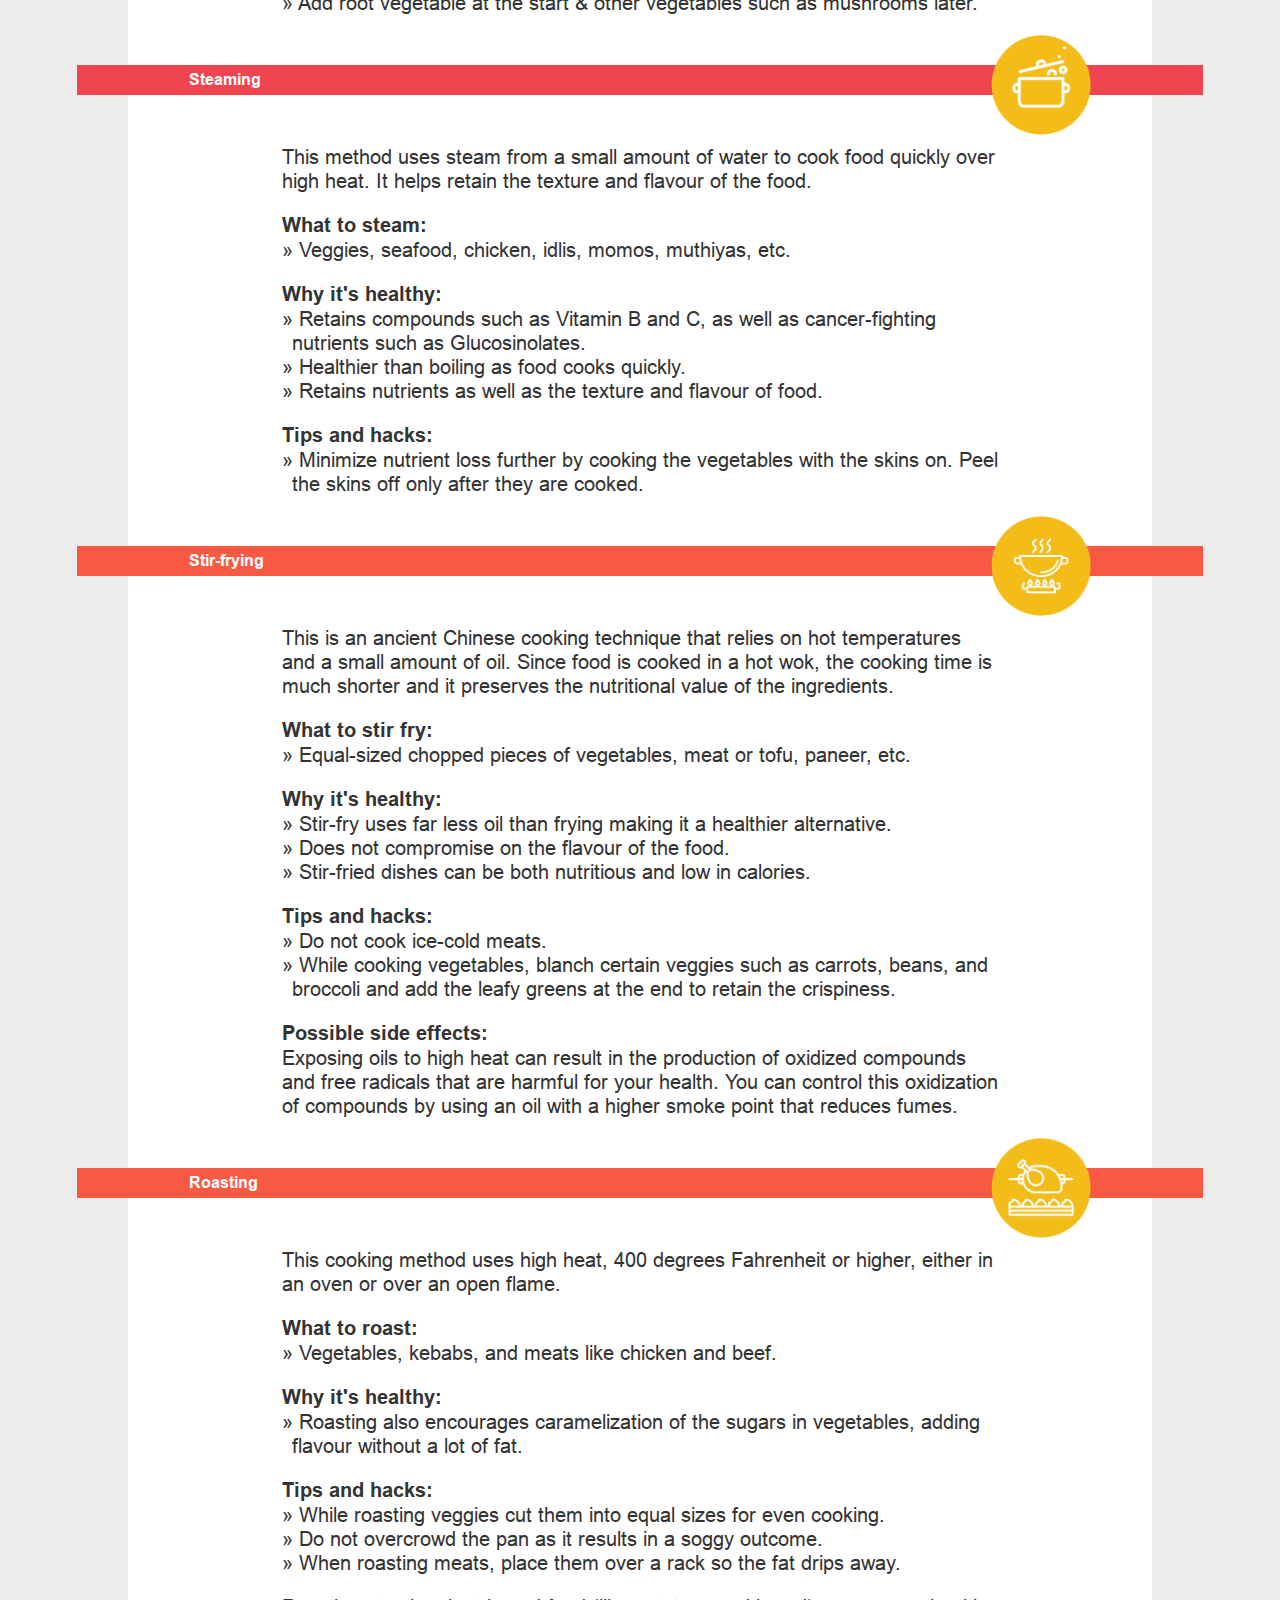
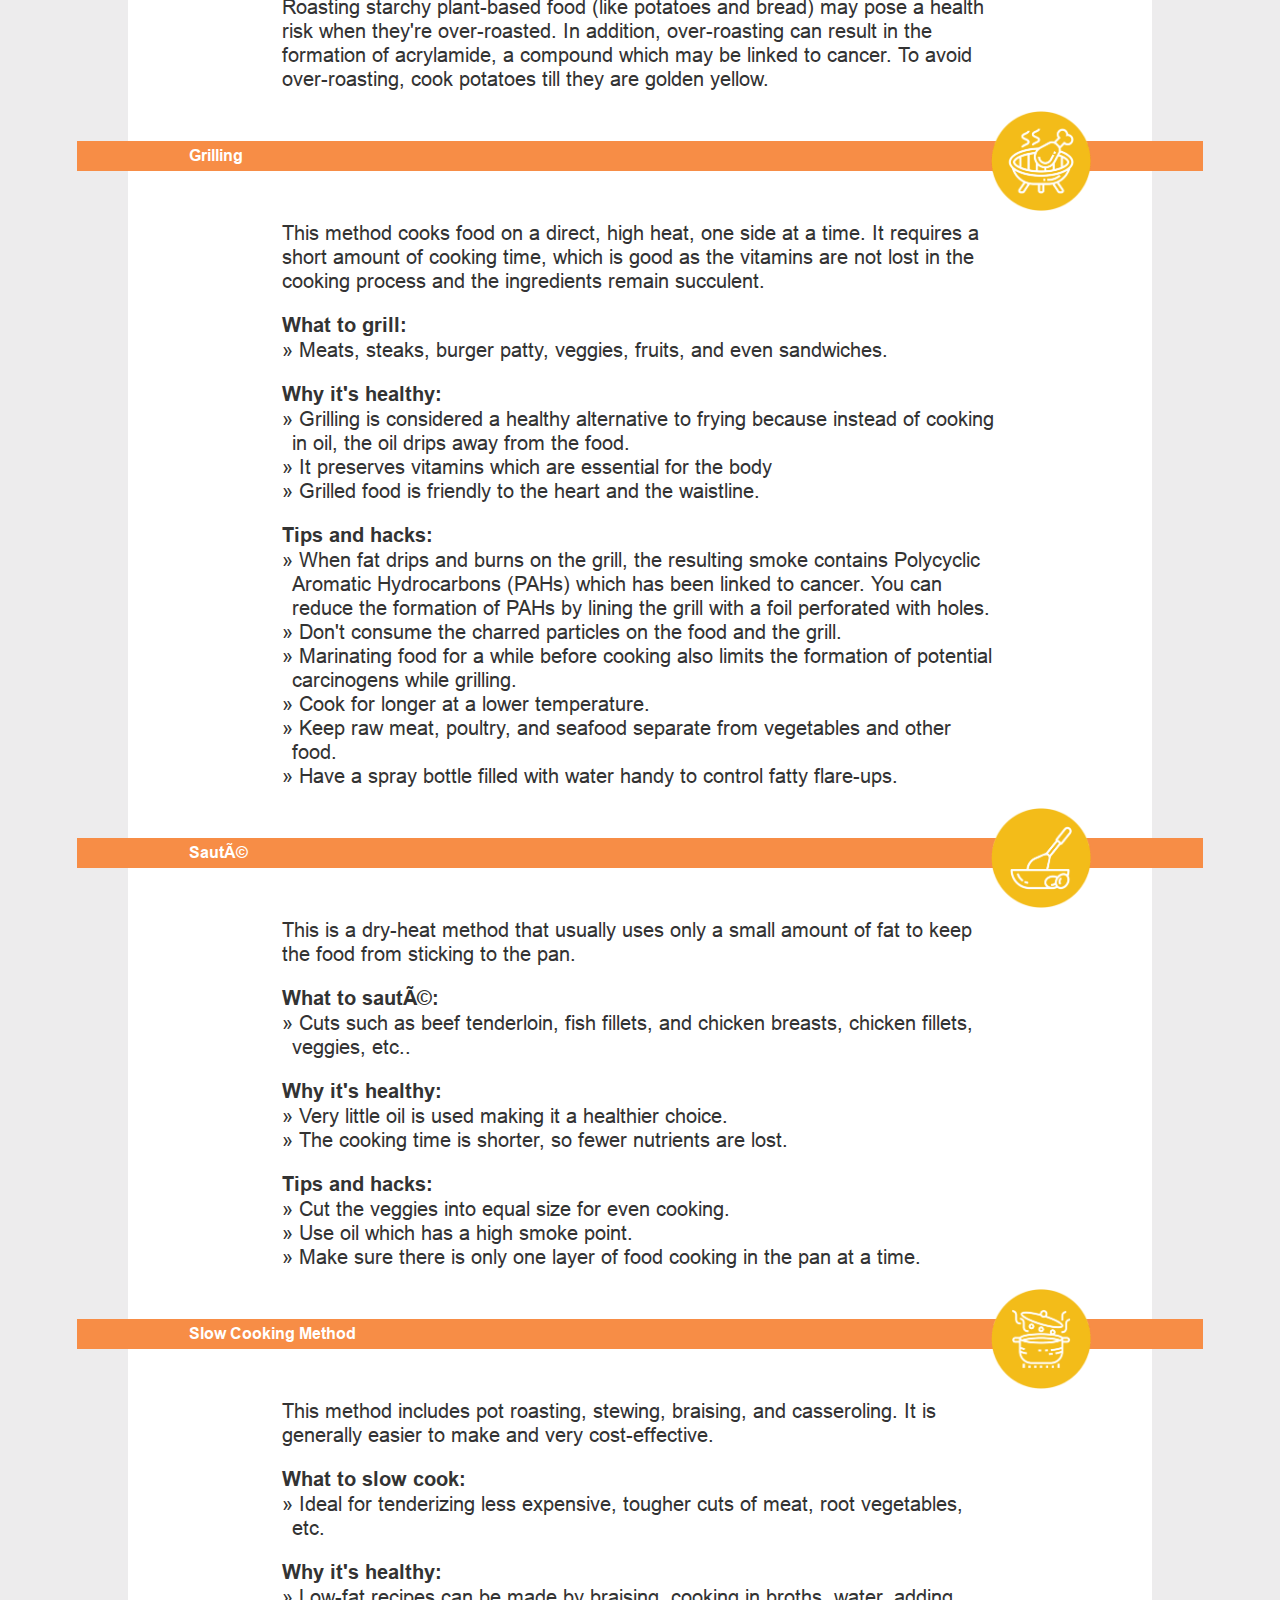
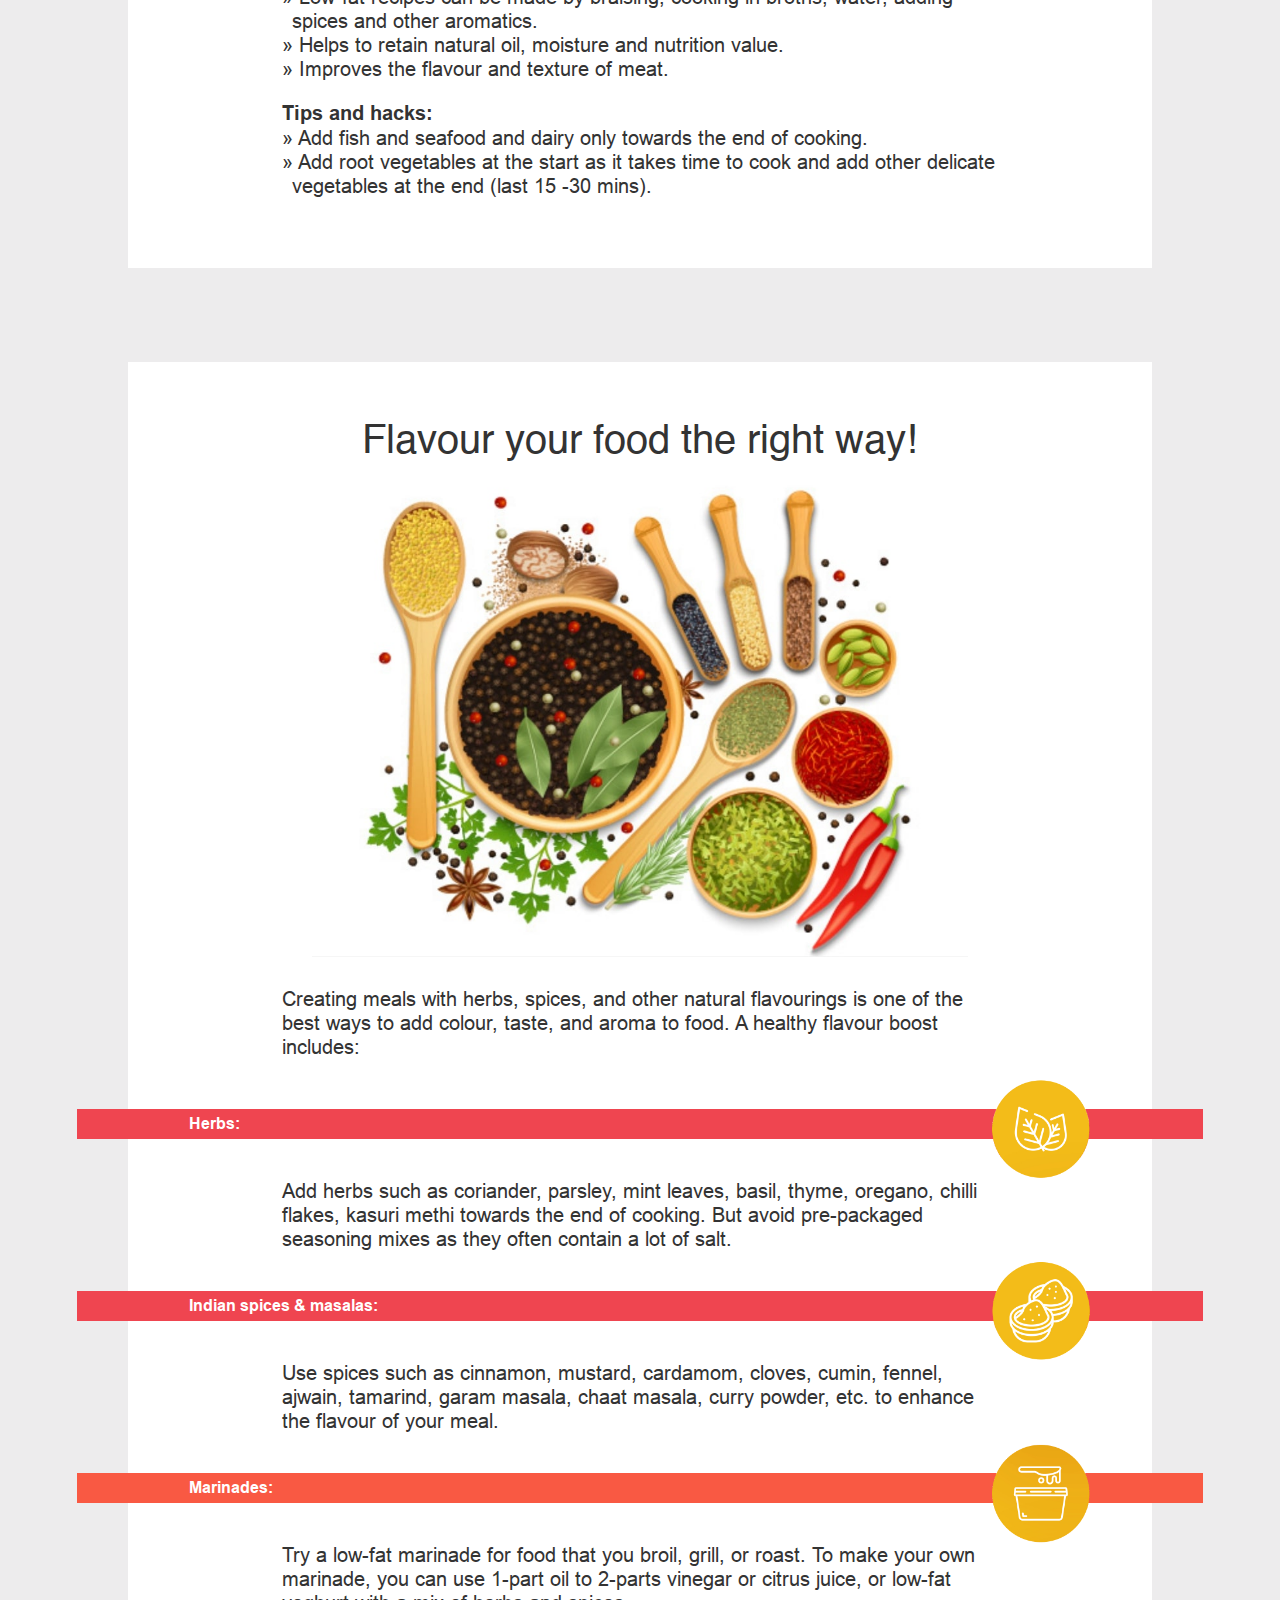
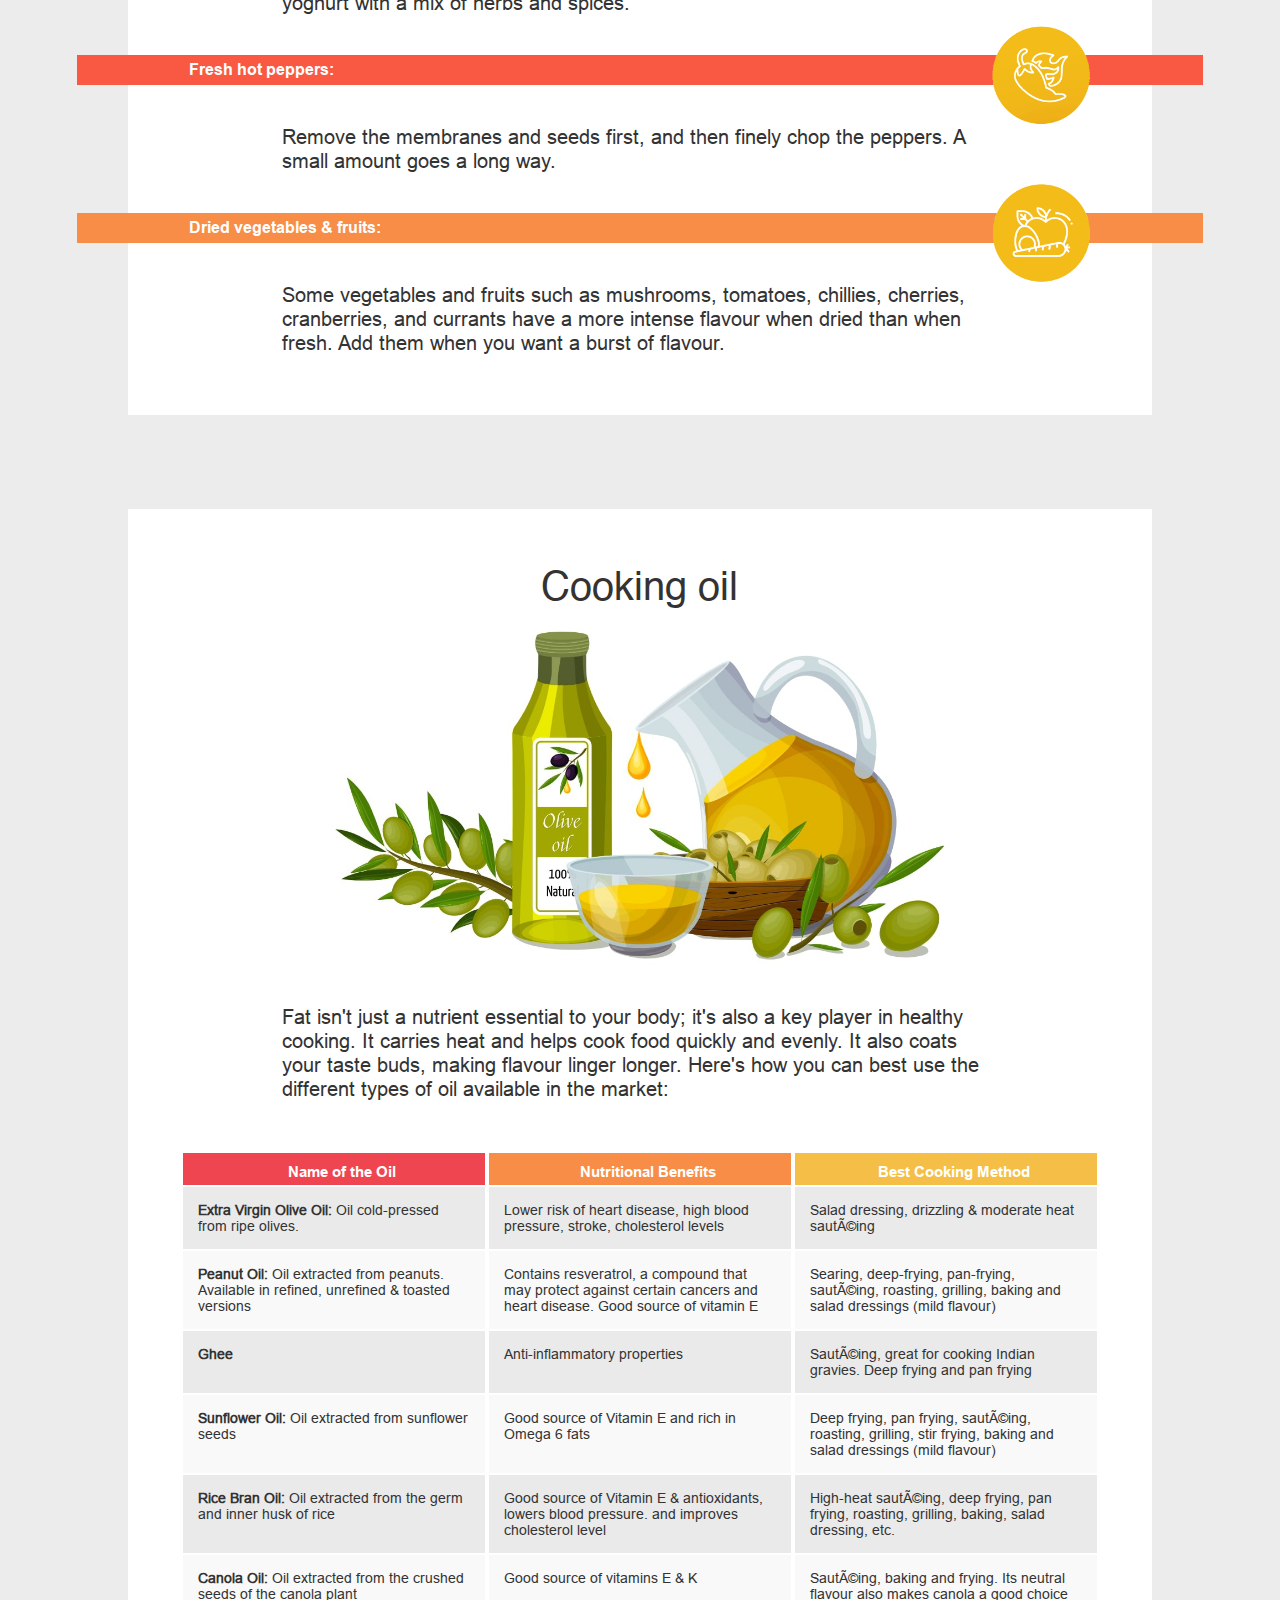
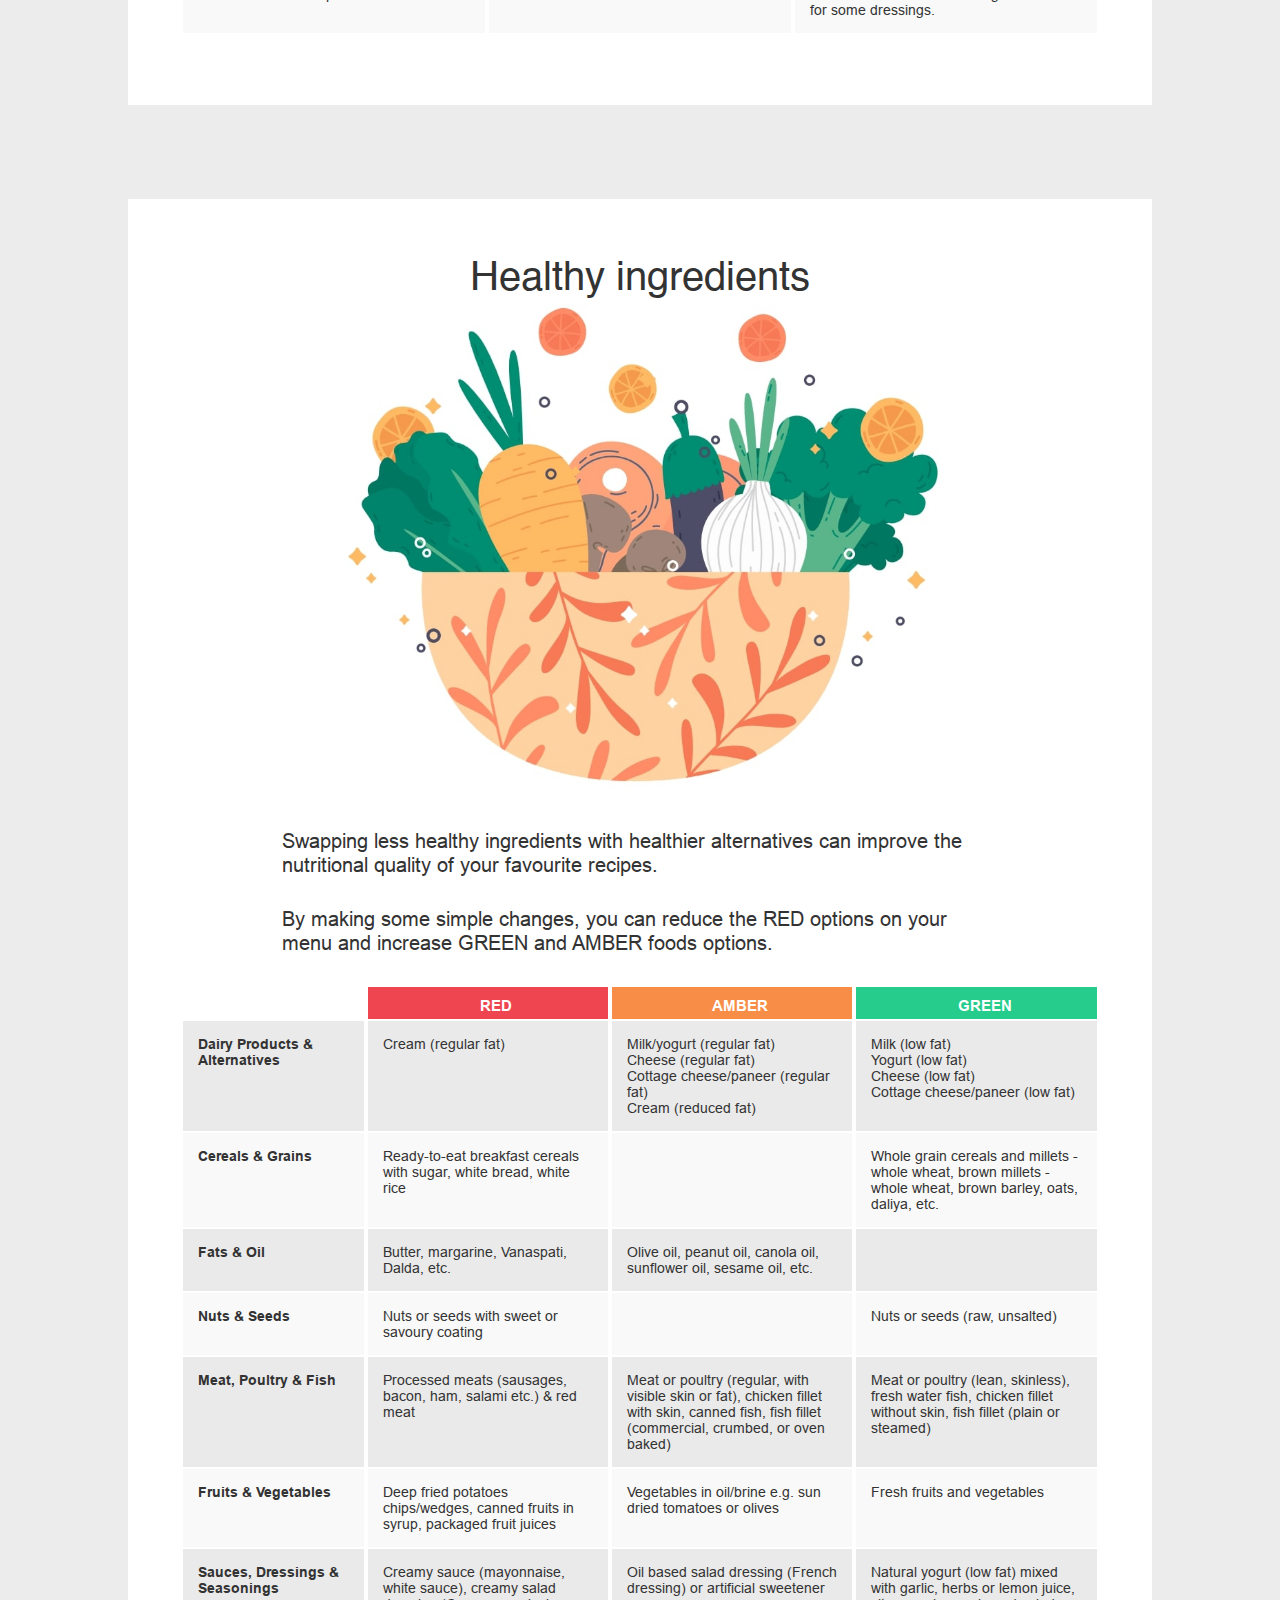
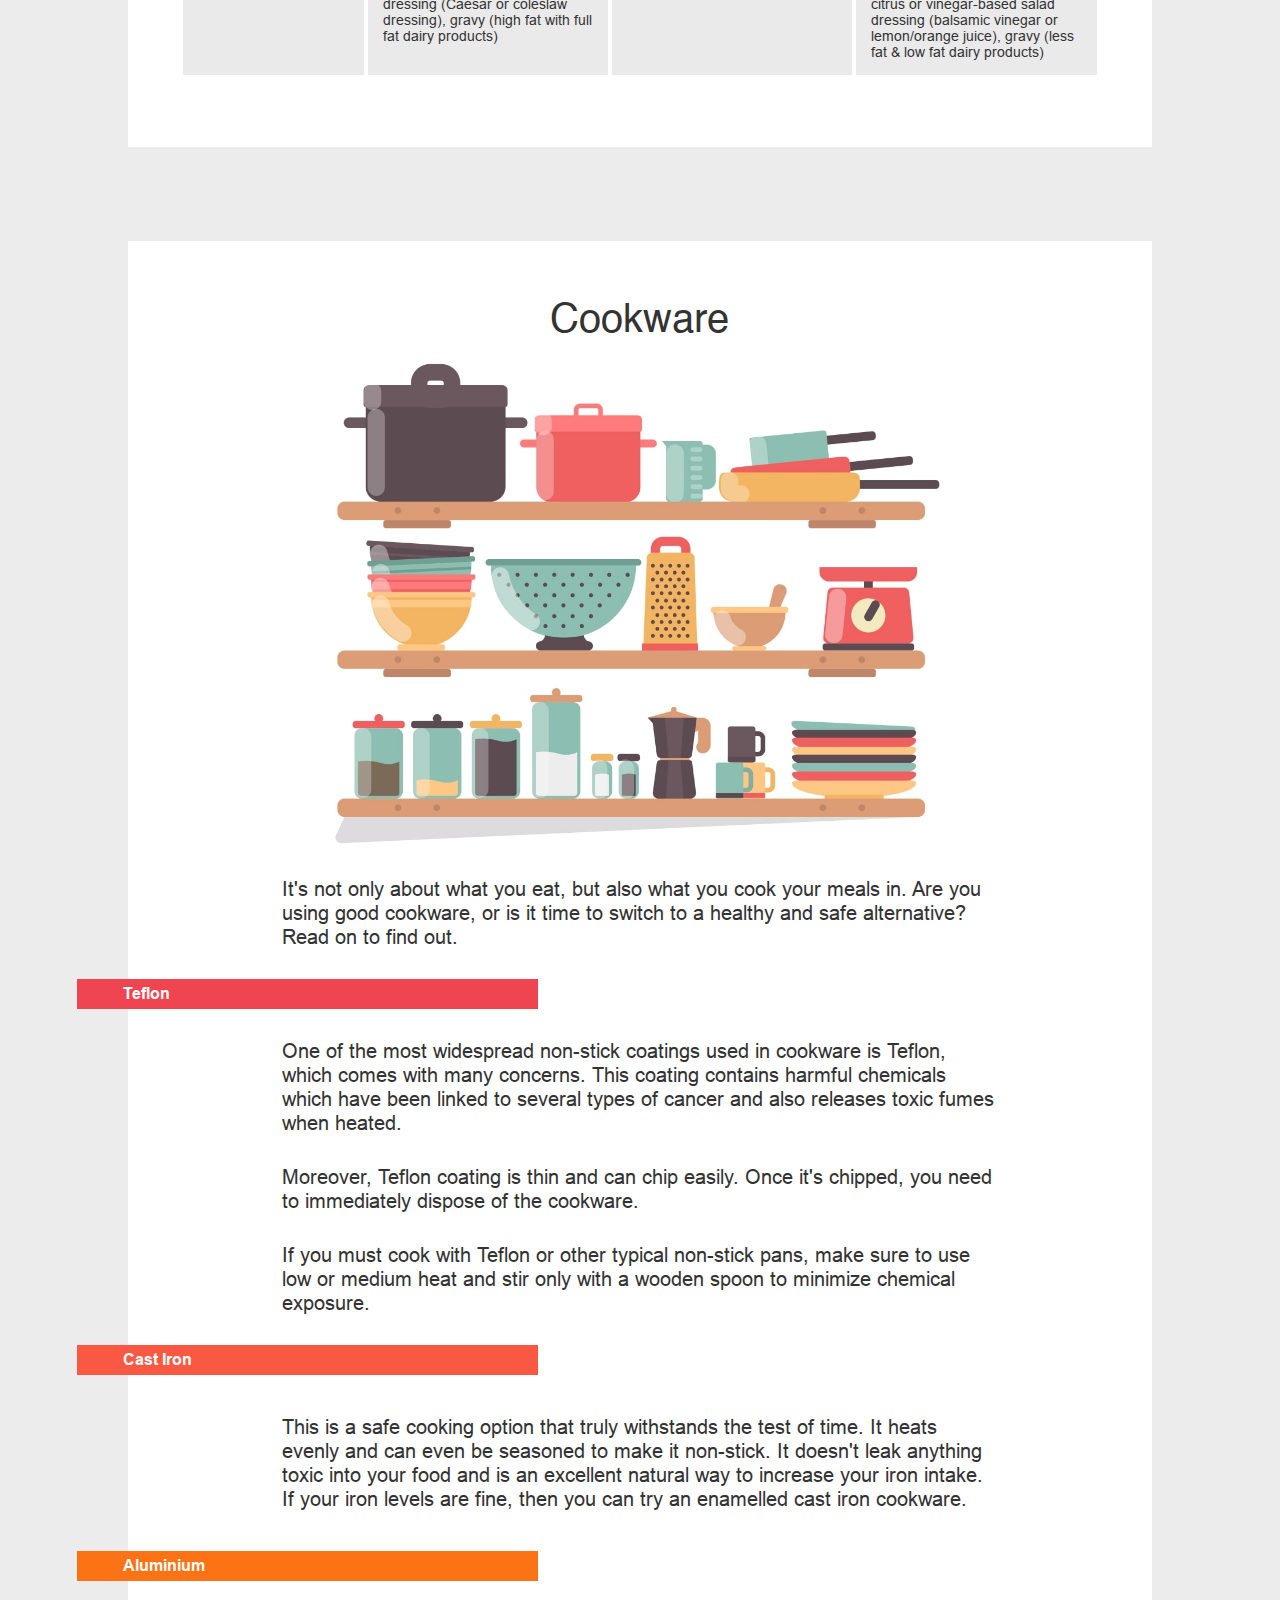
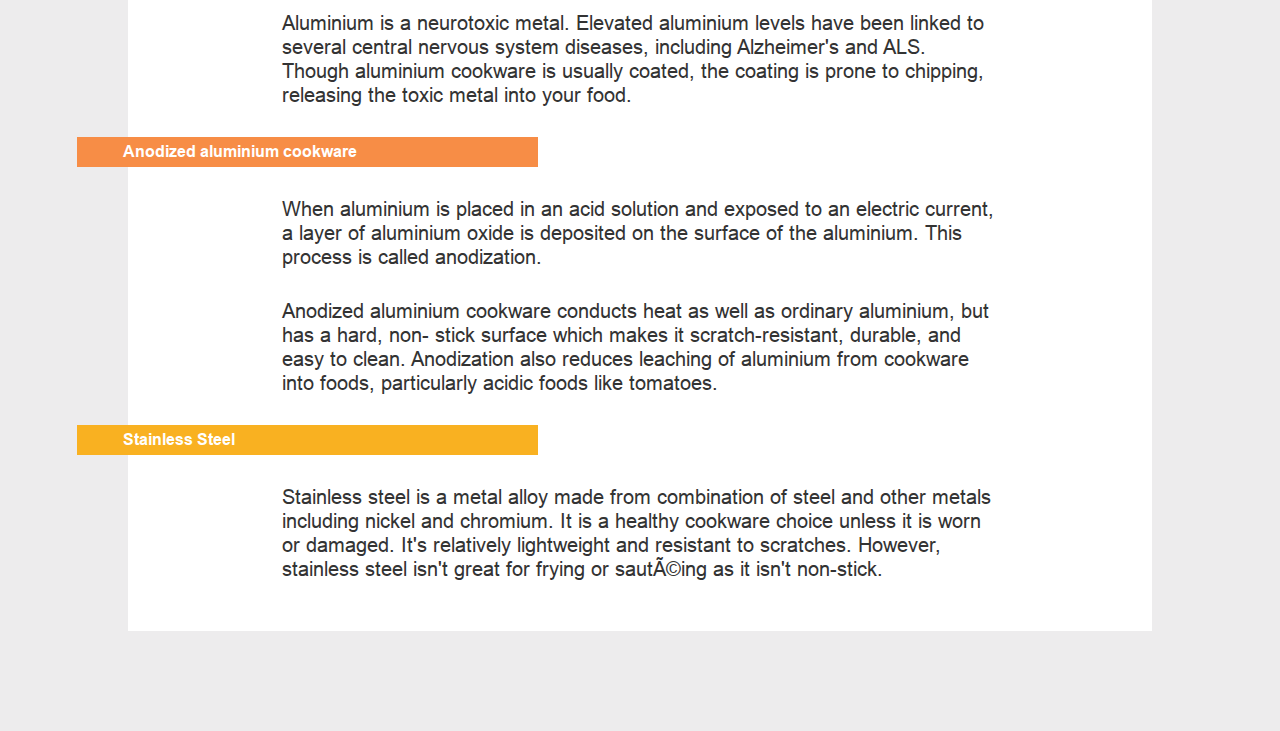
<file: cooking-healthier/index.html>
<html><head>
    <meta http-equiv="Content-Type" content="text/html; charset=windows-1252">
        <meta name="viewport" content="width=device-width, initial-scale=1.0">
        <link rel="stylesheet" href="../css/main.css" type="text/css">
    </head>
    <body cz-shortcut-listen="true">
        <div class="container">
            <div class="header">          
            </div>
            <div class="content">
                <div class="pb-3 logo">
                    <img src="../img/logo.png">
                </div>
            </div>        
        <!--Page1-->
        <div class="content-body">                
                <div class="text main">
                    <h1>Cooking food the healthier way!</h1>
                </div>
                <div class="text sub">
                    <p>This is your go-to guide to cooking food the healthier way. By changing your
                    cooking method, substituting your cooking oil, adding fresh ingredients, and
                    changing your cookware, you can achieve your health goals rather easily. </p>
                </div>
                <div class="text mt-3 main">
                    <h1>Safe cooking methods</h1>
                </div>
                <div class="banner">
                    <img src="../img/cooking.jpg">
                </div>
                <div class="text left mb-5 mt-3">
                    <p>The cooking method you choose has a significant effect on the nutrition quotient
                    of your meal. Avoid cooking methods that add unhealthy fats (saturated and
                    trans fats) or let food cook in its own fat. Instead, use these heart-healthy
                    cooking methods: </p>
                </div>
                <div class="header-hr">
                    <p>Pressure-Cooking</p>
                    <img src="../img/1.png">
                </div>
                <div class="text left mb-2 mt-5">
                    <p>This method involves using steam to cook food at high temperatures. The cooking time is much shorter than boiling and fewer nutrients are lost in this process. </p>
                </div>
                <div class="text left mt-2 mb-5 justify-start direction-column">
                    <p class="bold">What to pressure-cook:</p>
                    
                    <li> Beans, dal, grains, millets, sabzi, and cheap cuts of meat as it tenderizes quickly.</li>                    
                    
                    <p class="bold mt-2">Why it's healthy:</p>                    
                    <li> Full flavour without cooking in fat.</li>
                    <li> Food cooks more quickly.</li>
                    <li> Retains more nutrients.</li>                 
                    
                    <p class="bold mt-2">Tips and hacks:</p>
                    
                    <li> Never fill a pressure cooker more than two-thirds with food.</li> 
                    <li>  Add food according to the cooking time.</li>
                    <li>  Add root vegetable at the start &amp; other vegetables such as mushrooms later. </li>                  
                </div>
                 <div class="header-hr">
                     <p>Steaming</p>
                    <img src="../img/3.png">
                </div>
                <div class="text left mb-2 mt-5">
                    <p>This method uses steam from a small amount of water to cook food quickly over high heat. It helps retain the texture and flavour of the food. </p>
                </div>
                <div class="text left mt-2 mb-5 justify-start direction-column">
                    <p class="bold">What to steam: </p>
                    
                    <li> Veggies, seafood, chicken, idlis, momos, muthiyas, etc.</li>                   
                    
                    <p class="bold mt-2">Why it's healthy: </p>                    
                    <li>  Retains compounds such as Vitamin B and C, as well as cancer-fighting    nutrients such as Glucosinolates. </li>
                    <li>  Healthier than boiling as food cooks quickly. </li>
                    <li> Retains nutrients as well as the texture and flavour of food.</li>                 
                    
                    <p class="bold mt-2">Tips and hacks:</p>
                    
                    <li> Minimize nutrient loss further by cooking the vegetables with the skins on.    Peel the skins off only after they are cooked.</li>        
                </div>
                <div class="header-hr header-orange">
                     <p>Stir-frying</p>
                    <img src="../img/4.png">
                </div>
                <div class="text left mb-2 mt-5">
                    <p>This is an ancient Chinese cooking technique that relies on hot temperatures and a small amount of oil. Since food is cooked in a hot wok, the cooking time is much shorter and it preserves the nutritional value of the ingredients.</p>
                </div>
                <div class="text left mt-2 mb-5 justify-start direction-column">
                    <p class="bold">What to stir fry: </p>
                    
                    <li> Equal-sized chopped pieces of vegetables, meat or tofu, paneer, etc.</li>                   
                    
                    <p class="bold mt-2"> Why it's healthy: </p>                    
                    <li> Stir-fry uses far less oil than frying making it a healthier alternative.</li>
                    <li> Does not compromise on the flavour of the food.</li>
                    <li> Stir-fried dishes can be both nutritious and low in calories.</li>                 
                    
                    <p class="bold mt-2">Tips and hacks:</p>
                    
                    <li> Do not cook ice-cold meats.</li>
                    <li> While cooking vegetables, blanch certain veggies such as carrots, beans, and broccoli and add the leafy greens at the end to retain the crispiness.</li>
                    
                    <p class="bold mt-2">Possible side effects:</p>
                    <p> Exposing oils to high heat can result in the production of oxidized compounds and free radicals that are harmful for your health. You can control this oxidization of compounds by using an oil with a higher smoke point that reduces fumes.</p>
                </div>
                <div class="header-hr header-orange">
                     <p>Roasting</p>
                    <img src="../img/5.png">
                </div>
                <div class="text left mb-2 mt-5">
                    <p>This cooking method uses high heat, 400 degrees Fahrenheit or higher, either in an oven or over an open flame.</p>
                </div>
                <div class="text left mt-2 mb-5 justify-start direction-column">
                    <p class="bold">What to roast: </p>
                    
                    <li> Vegetables, kebabs, and meats like chicken and beef.</li>                   
                    
                    <p class="bold mt-2"> Why it's healthy: </p>                    
                    <li> Roasting also encourages caramelization of the sugars in vegetables, adding flavour without a lot of fat.</li>                
                    
                    <p class="bold mt-2">Tips and hacks:</p>
                    
                    <li> While roasting veggies cut them into equal sizes for even cooking.</li>
                    <li> Do not overcrowd the pan as it results in a soggy outcome.</li>
                    <li> When roasting meats, place them over a rack so the fat drips away.</li>
                    
                    
                    <p class="mt-2"> Roasting starchy plant-based food (like potatoes and bread) may pose a health risk when they're over-roasted. In addition, over-roasting can result in the formation of acrylamide, a compound which may be linked to cancer. To avoid over-roasting, cook potatoes till they are golden yellow.</p>
                </div>
                <div class="header-hr header-orange-1">
                     <p>Grilling</p>
                    <img src="../img/6.png">
                </div>
                <div class="text left mb-2 mt-5">
                    <p>This method cooks food on a direct, high heat, one side at a time. It requires a short amount of cooking time, which is good as the vitamins are not lost in the cooking process and the ingredients remain succulent.</p>
                </div>
                <div class="text left mt-2 mb-5 justify-start direction-column">
                    <p class="bold">What to grill: </p>
                    
                    <li> Meats, steaks, burger patty, veggies, fruits, and even sandwiches.</li>                   
                    
                    <p class="bold mt-2"> Why it's healthy: </p>                    
                    <li> Grilling is considered a healthy alternative to frying because instead of cooking in oil, the oil drips away from the food.</li>
                    <li> It preserves vitamins which are essential for the body</li>
                    <li> Grilled food is friendly to the heart and the waistline.</li>             
                    
                    <p class="bold mt-2">Tips and hacks:</p>
                    
                    <li> When fat drips and burns on the grill, the resulting smoke contains Polycyclic Aromatic Hydrocarbons (PAHs) which has been linked to cancer. You can reduce the formation of PAHs by lining the grill with a foil perforated with holes.</li>
                    <li> Don't consume the charred particles on the food and the grill.</li>
                    <li> Marinating food for a while before cooking also limits the formation of potential
 carcinogens while grilling.</li>
                    <li> Cook for longer at a lower temperature.</li>
                    <li> Keep raw meat, poultry, and seafood separate from vegetables and other food.</li>
                    <li> Have a spray bottle filled with water handy to control fatty flare-ups. </li>
                </div>
                <div class="header-hr header-orange-1">
                     <p>Sauté</p>
                    <img src="../img/7.png">
                </div>
                <div class="text left mb-2 mt-5">
                    <p>This is a dry-heat method that usually uses only a small amount of fat to keep the food from sticking to the pan.</p>
                </div>
                <div class="text left mt-2 mb-5 justify-start direction-column">
                    <p class="bold">What to sauté: </p>
                    
                    <li> Cuts such as beef tenderloin, fish fillets, and chicken breasts, chicken fillets, veggies, etc..</li>                   
                    
                    <p class="bold mt-2"> Why it's healthy: </p>                    
                    <li> Very little oil is used making it a healthier choice.</li>
                    <li> The cooking time is shorter, so fewer nutrients are lost.</li>          
                    
                    <p class="bold mt-2">Tips and hacks:</p>
                    
                    <li> Cut the veggies into equal size for even cooking.</li>
                    <li> Use oil which has a high smoke point.</li>
                    <li> Make sure there is only one layer of food cooking in the pan at a time.</li>
                    
                </div>
                <div class="header-hr header-orange-1">
                     <p>Slow Cooking Method</p>
                    <img src="../img/8.png">
                </div>
                <div class="text left mb-2 mt-5">
                    <p>This method includes pot roasting, stewing, braising, and casseroling. It is generally easier to make and very cost-effective.</p>
                </div>
                <div class="text left mt-2 mb-5 justify-start direction-column">
                    <p class="bold">What to slow cook: </p>
                    
                    <li> Ideal for tenderizing less expensive, tougher cuts of meat, root vegetables, etc.</li>                   
                    
                    <p class="bold mt-2"> Why it's healthy: </p>                    
                    <li> Low-fat recipes can be made by braising, cooking in broths, water, adding spices and other aromatics.</li>
                    <li> Helps to retain natural oil, moisture and nutrition value.</li>   
                    <li> Improves the flavour and texture of meat.</li>   
                    
                    <p class="bold mt-2">Tips and hacks:</p>
                    
                    <li> Add fish and seafood and dairy only towards the end of cooking.</li>
                    <li> Add root vegetables at the start as it takes time to cook and add other delicate vegetables at the end (last 15 -30 mins).</li>          
                    
                </div>
        </div>
            
       <!--Page2-->     
            
        <div class="content-body">                
                <div class="text main ">
                    <h1 class="pt-6">Flavour your food the right way!</h1>
                </div>
                <div class="banner">
                    <img src="../img/flavour.jpg">
                </div>
                <div class="text left mb-5 mt-3">
                    <p>Creating meals with herbs, spices, and other natural flavourings is one of the best ways to add colour, taste, and aroma to food. A healthy flavour boost includes:</p>
                </div>
                <div class="header-hr">
                    <p>Herbs:</p>
                    <img src="../img/9.png">
                </div>
                <div class="text left mb-4 mt-4">Add herbs such as coriander, parsley, mint leaves, basil, thyme, oregano, chilli flakes, kasuri methi towards the end of cooking. But avoid pre-packaged seasoning mixes as they often contain a lot of salt.</div>
                 <div class="header-hr">
                     <p>Indian spices &amp; masalas:</p>
                    <img src="../img/10.png">
                </div>
                <div class="text left mb-4 mt-4">Use spices such as cinnamon, mustard, cardamom, cloves, cumin,
                fennel, ajwain, tamarind, garam masala, chaat masala, curry powder,                etc. to enhance the flavour of your meal.</div>
                <div class="header-hr header-orange">
                     <p>Marinades: </p>
                    <img src="../img/11.png">
                </div>
            <div class="text left mb-4 mt-4"><p>Try a low-fat marinade for food that you broil, grill, or roast. To make                  your own marinade, you can use 1-part oil to 2-parts vinegar or citrus juice, or                low-fat yoghurt with a mix of herbs and spices.</p></div>
                <div class="header-hr header-orange">
                     <p>Fresh hot peppers: </p>
                    <img src="../img/12.png">
                </div>
            <div class="text left mb-4 mt-4"><p>Remove the membranes and seeds first, and then finely chop                the peppers. A small amount goes a long way.</p></div>
                <div class="header-hr header-orange-1">
                     <p>Dried vegetables &amp; fruits:</p>
                    <img src="../img/13.png">
                </div>
                <div class="text left mb-4 mt-4"><p>Some vegetables and fruits such as mushrooms, tomatoes, 
                    chillies, cherries, cranberries, and currants have a more                  intense flavour when dried than when fresh. Add them when you                want a burst of flavour.</p></div>
        </div>
        <!--Page3-->
        <div class="content-body">                
                <div class="text main ">
                    <h1 class="pt-6">Cooking oil</h1>
                </div>
                <div class="banner">
                    <img src="../img/oil.jpg">
                </div>
                <div class="text left mb-5 mt-3">
                    <p>Fat isn't just a nutrient essential to your body; it's also a key player in healthy cooking. It carries heat and helps cook food quickly and evenly. It also coats your taste buds, making flavour linger longer. Here's how you  can best use the different types of oil available in the market: </p>
                </div>
                <div class="text left mb-5 w-table">
                    <table class="oil-table">
                    <tbody><tr>                        
                        <th class="t-red">Name of the Oil</th>
                        <th class="t-amber">Nutritional Benefits</th>
                        <th class="t-yellow">Best Cooking Method</th>
                    </tr>
                    <tr>
                        <td class="t-text"><strong>Extra Virgin Olive                        Oil:</strong> Oil cold-pressed from ripe olives.</td>
                        <td class="t-text">Lower risk of heart disease,                        high blood pressure, stroke, cholesterol levels</td>
                        <td class="t-text">Salad dressing, drizzling &amp; moderate heat sautéing</td>
                    </tr>
                    <tr>
                         <td class="t-text"><strong>Peanut Oil:</strong> Oil extracted from peanuts. Available in refined, unrefined &amp; toasted versions</td>
                        <td class="t-text">Contains resveratrol, a compound that may protect against certain cancers and heart disease. Good source of vitamin E</td>
                        <td class="t-text">Searing, deep-frying, pan-frying, sautéing, roasting, grilling, baking and salad dressings (mild flavour)</td>
                    </tr> 
                    <tr>
                         <td class="t-text"><strong>Ghee</strong></td>
                        <td class="t-text">Anti-inflammatory properties</td>
                        <td class="t-text">Sautéing, great for cooking                      Indian gravies. Deep frying and pan frying</td>
                    </tr>
                    <tr>
                         <td class="t-text"><strong>Sunflower Oil: </strong>Oil extracted from sunflower seeds</td>
                        <td class="t-text">Good source of Vitamin E and rich in Omega 6 fats</td>
                        <td class="t-text">Deep frying, pan frying, sautéing, roasting, grilling, stir frying, baking and salad dressings (mild flavour)</td>
                    </tr>
                    <tr>
                         <td class="t-text"><strong>Rice Bran Oil:</strong> Oil extracted from the germ and inner husk of rice</td>
                        <td class="t-text">Good source of Vitamin E &amp; antioxidants, lowers blood pressure. and improves cholesterol level</td>
                        <td class="t-text">High-heat sautéing, deep frying, pan frying, roasting, grilling, baking, salad dressing, etc.</td>
                    </tr>
                    <tr>
                         <td class="t-text"><strong>Canola Oil:</strong> Oil extracted from the crushed seeds of the canola plant</td>
                        <td class="t-text">Good source of vitamins E &amp; K</td>
                        <td class="t-text">Sautéing, baking and frying. Its neutral flavour also makes canola a good choice for some dressings.</td>
                    </tr>
                </tbody></table>
                </div>                
        </div>
        <!--Page4-->    
        <div class="content-body">                
                <div class="text main ">
                    <h1 class="pt-6">Healthy ingredients</h1>
                </div>
                <div class="banner">
                    <img src="../img/ingredients.jpg">
                </div>
                <div class="text left mb-3 mt-3">
                    <p>Swapping less healthy ingredients with healthier alternatives can improve the nutritional quality of your favourite recipes. </p>
                </div>
                <div class="text left mb-3">
                    <p>By making some simple changes, you can reduce the RED options on your menu and increase GREEN and AMBER foods options. </p>
                </div>
                <div class="text left mb-5 w-table">
                    <table class="ing-table">
                    <tbody><tr>
                        <th class="t-blank" style="width: 20%;"></th>
                        <th class="t-red" style="width: 26.6%;">RED</th>
                        <th class="t-amber" style="width: 26.6%;">AMBER</th>
                        <th class="t-green" style="width: 26.6%;">GREEN</th>
                    </tr>
                    <tr>
                        <td class="t-text">Dairy Products &amp; Alternatives</td>
                        <td class="t-text">Cream (regular fat)</td>
                        <td class="t-text">Milk/yogurt (regular fat)<br>
                           Cheese (regular fat)<br> Cottage cheese/paneer (regular fat)<br> Cream (reduced fat)</td>
                        <td class="t-text">Milk (low fat) <br>Yogurt (low fat)<br> Cheese (low fat)<br> Cottage cheese/paneer (low fat)</td>
                    </tr>
                    <tr>
                        <td class="t-text">Cereals &amp; Grains</td>
                         <td class="t-text">Ready-to-eat breakfast cereals with sugar, white bread, white rice</td>
                        <td class="t-text"></td>
                        <td class="t-text">Whole grain cereals and millets - whole wheat, brown  millets - whole wheat, brown barley, oats, daliya, etc.</td>
                    </tr> 
                    <tr>
                        <td class="t-text">Fats &amp; Oil</td>
                         <td class="t-text">Butter, margarine, Vanaspati, Dalda, etc.</td>
                        <td class="t-text">Olive oil, peanut oil, canola oil, sunflower oil, sesame oil, etc.</td>
                        <td class="t-text"></td>
                    </tr>
                    <tr>
                        <td class="t-text">Nuts &amp; Seeds</td>
                         <td class="t-text">Nuts or seeds with sweet or savoury coating</td>
                        <td class="t-text"></td>
                        <td class="t-text">Nuts or seeds (raw, unsalted)</td>
                    </tr>
                    <tr>
                        <td class="t-text">Meat, Poultry &amp; Fish</td>
                         <td class="t-text">Processed meats (sausages,                         bacon, ham, salami etc.) &amp; red meat</td>
                        <td class="t-text">Meat or poultry (regular, with visible skin or fat), chicken fillet with skin, canned fish, fish fillet (commercial, crumbed, or oven baked)</td>
                        <td class="t-text">Meat or poultry (lean, skinless), fresh water fish, chicken fillet without skin, fish fillet (plain or steamed)</td>
                    </tr>
                    <tr>
                        <td class="t-text">Fruits &amp; Vegetables</td>
                         <td class="t-text">Deep fried potatoes chips/wedges, canned fruits in syrup, packaged fruit juices</td>
                        <td class="t-text">Vegetables in oil/brine e.g. sun dried tomatoes or olives</td>
                        <td class="t-text">Fresh fruits and vegetables</td>
                    </tr>
                    <tr>
                        <td class="t-text">Sauces, Dressings &amp; Seasonings</td>
                         <td class="t-text">Creamy sauce (mayonnaise, white sauce), creamy salad dressing (Caesar or coleslaw dressing), gravy (high fat with full fat dairy products)</td>
                        <td class="t-text">Oil based salad dressing (French dressing) or artificial sweetener</td>
                        <td class="t-text">Natural yogurt (low fat) mixed with garlic, herbs or lemon juice, citrus or vinegar-based salad dressing (balsamic vinegar or lemon/orange juice), gravy (less fat &amp; low fat dairy products)</td>
                    </tr>
                </tbody></table>
                </div>                
        </div>
            
       <!--Page5-->     
            
        <div class="content-body">                
                <div class="text main ">
                    <h1 class="pt-6">Cookware</h1>
                </div>
                <div class="banner">
                    <img src="../img/cookware.jpg">
                </div>
                <div class="text left mb-3 mt-3">
                    <p>It's not only about what you eat, but also what you cook your meals in. Are you using good cookware, or is it time to switch to a healthy and safe alternative? Read on to find out. </p>
                </div>
                <div class="header-hr w-45">
                    <p>Teflon</p>                    
                </div>
                <div class="text left mb-3 mt-3">
                    <p>One of the most widespread non-stick coatings used in cookware is Teflon, which comes with many concerns. This coating contains harmful chemicals which have been linked to several types of cancer and also releases toxic fumes when heated.</p>
                </div>
                <div class="text left mb-3 mt-3">
                    <p>Moreover, Teflon coating is thin and can chip easily. Once it's chipped, you need to immediately dispose of the cookware. </p>
                </div>
                <div class="text left mb-3 mt-3">
                    <p>If you must cook with Teflon or other typical non-stick pans, make sure to use low or medium heat and stir only with a wooden spoon to minimize chemical exposure.</p>
                </div>
                <div class="header-hr header-orange w-45">
                     <p>Cast Iron</p>
                </div>
                <div class="text left mb-4 mt-4">
                    <p>This is a safe cooking option that truly withstands the test of time. It heats evenly and can even be seasoned to make it non-stick. It doesn't leak anything toxic into your food and is an excellent natural way to increase your iron intake. If your iron levels are fine, then you can try an enamelled cast iron cookware. </p>
                </div>
                <div class="header-hr header-orange-2 w-45">
                     <p>Aluminium</p>
                </div>
                <div class="text left mb-3 mt-3">
                    <p>Aluminium is a neurotoxic metal. Elevated aluminium levels have been linked to several central nervous system diseases, including Alzheimer's and ALS. Though aluminium cookware is usually coated, the coating is prone to chipping, releasing the toxic metal into your food.</p>
                </div>
                <div class="header-hr header-orange-1 w-45">
                     <p>Anodized aluminium cookware</p>
                </div>
                <div class="text left mb-3 mt-3">
                    <p>When aluminium is placed in an acid solution and exposed to an electric current, a layer of aluminium oxide is deposited on the surface of the aluminium. This process is called anodization.</p>
                </div>
                <div class="text left mb-3 mt-3">
                    <p>Anodized aluminium cookware conducts heat as well as ordinary aluminium, but has a hard, non- stick surface which makes it scratch-resistant, durable, and easy to clean. Anodization also reduces leaching of aluminium from cookware into foods, particularly acidic foods like tomatoes.</p>
                </div>
                <div class="header-hr header-yellow-1 w-45">
                     <p>Stainless Steel</p>
                </div>
                <div class="text left mb-3 mt-3">
                    <p>Stainless steel is a metal alloy made from combination of steel and other metals including nickel and chromium. It is a healthy cookware choice unless it is worn or damaged. It's relatively lightweight and resistant to scratches. However, stainless steel isn't great for frying or sautéing as it isn't non-stick.</p>
                </div>
        </div>            
        </div>
    
</body></html>
</file>
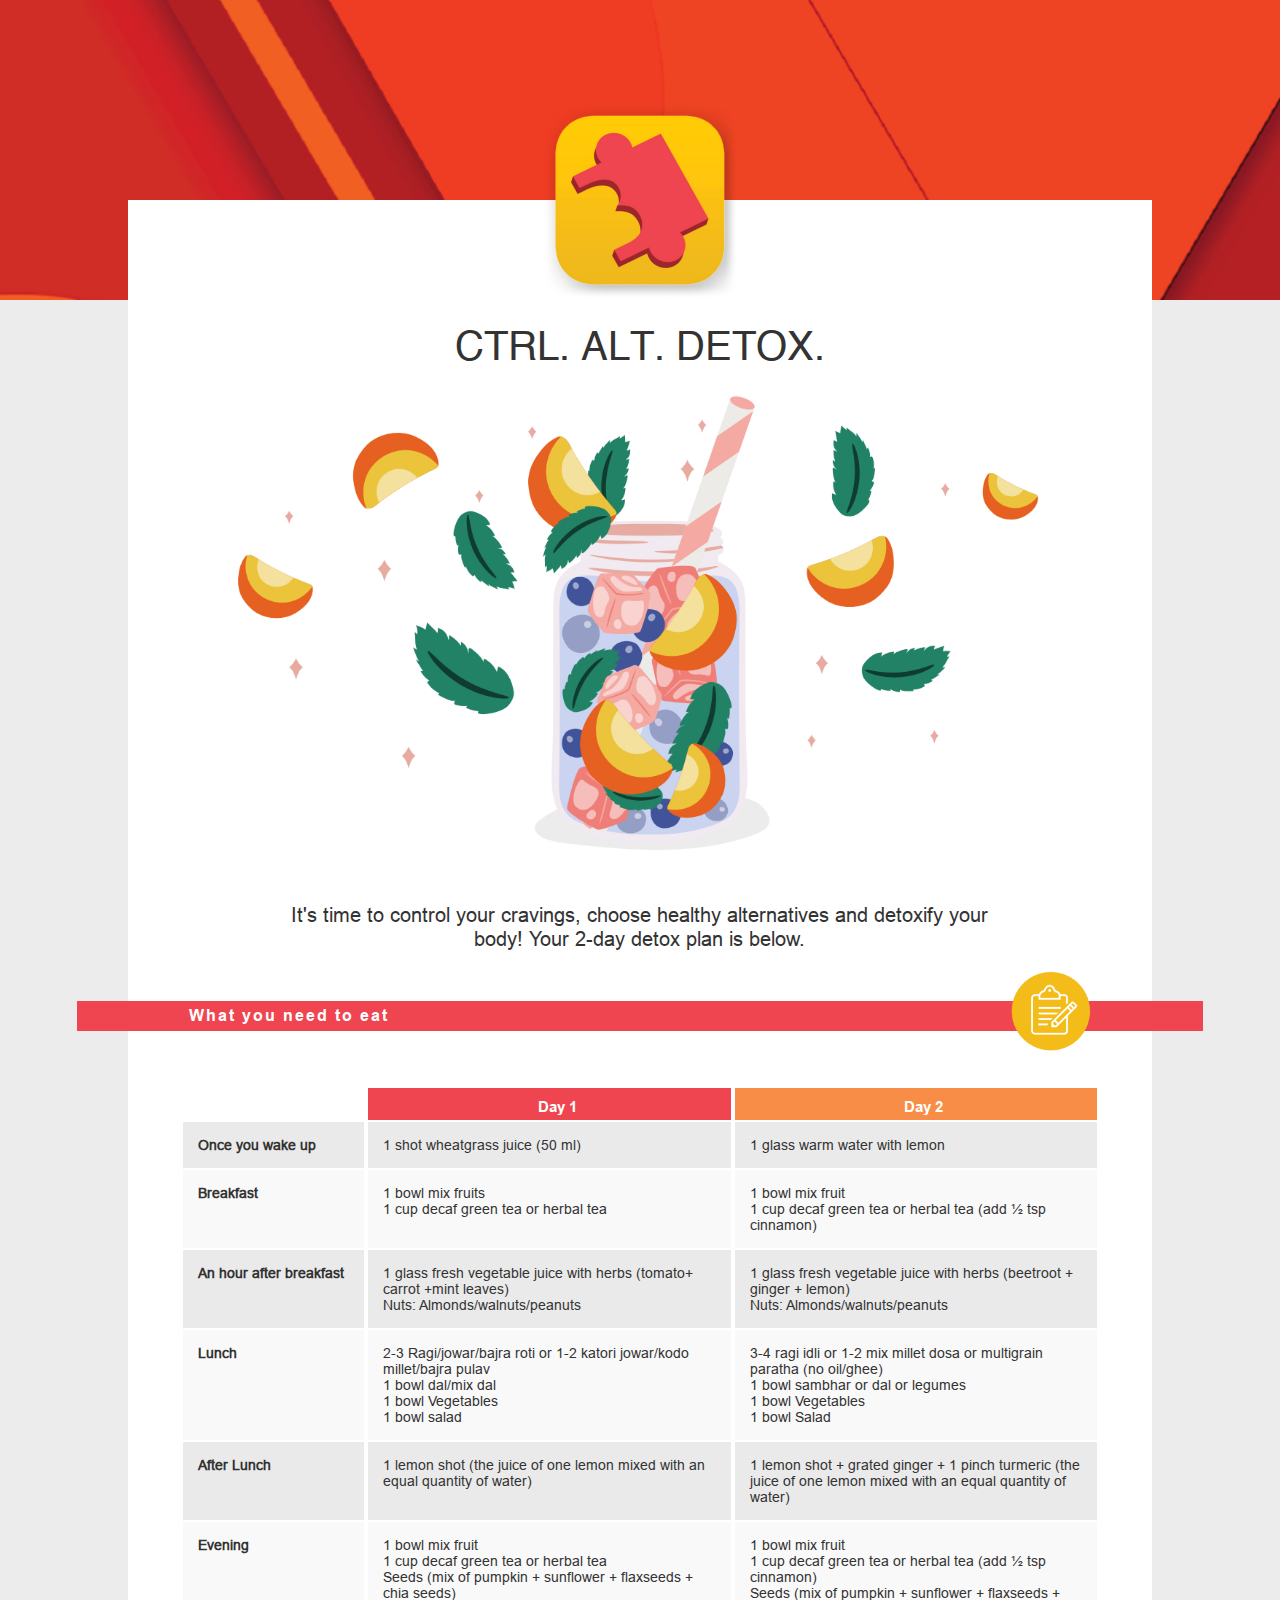
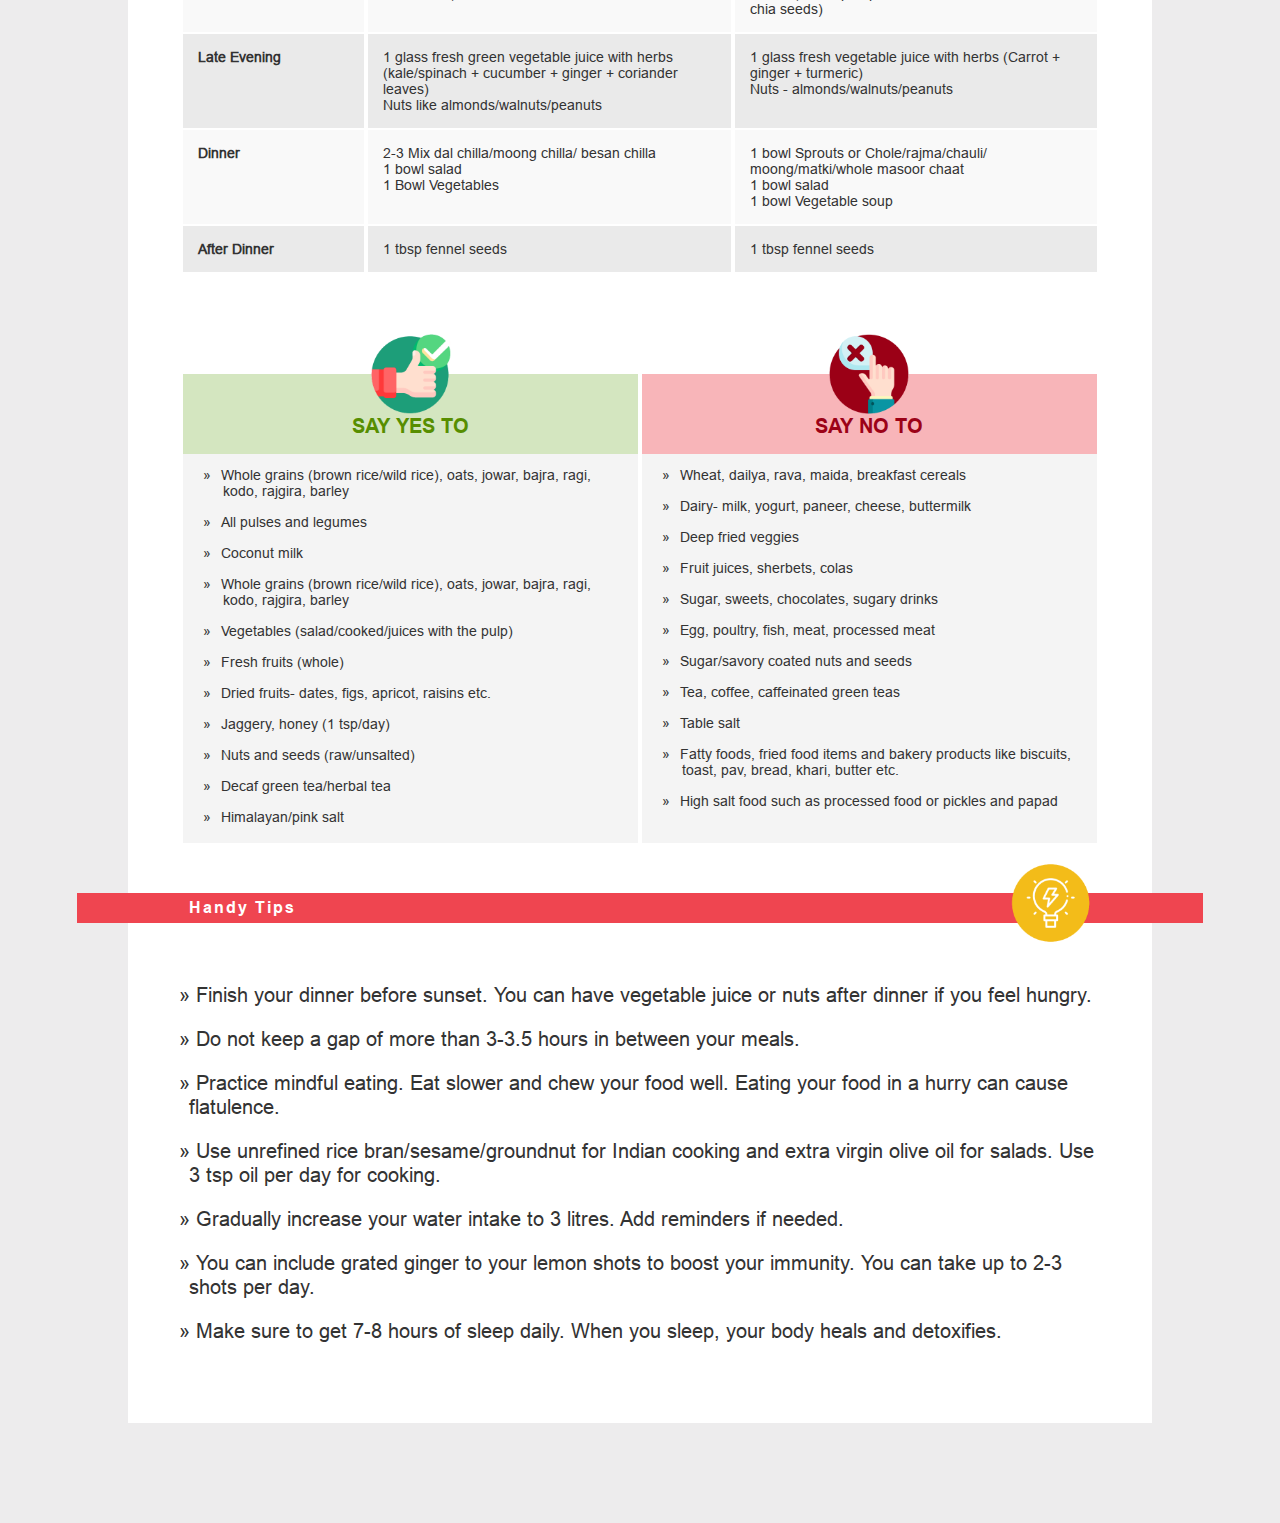
<file: detox/index.html>
<html><head>
      <meta http-equiv="Content-Type" content="text/html; charset=UTF-8">
      <meta name="viewport" content="width=device-width, initial-scale=1.0">
      <link rel="stylesheet" href="../css/main.css" type="text/css">
   </head>
   <body cz-shortcut-listen="true">
      <div class="container">
         <div class="header">
         </div>
         <div class="content">
            <div class="pb-3 logo">
               <img src="../img/logo.png">
            </div>
         </div>
         <!--Page1-->
         <div class="content-body">
            <div class="text main">
               <h1>CTRL. ALT. DETOX.</h1>
            </div>
            <div class="banner mt-2">
               <img class="w-100" src="../img/detox.jpg">
            </div>
            <div class="text mb-5 mt-3">
               <p>It's time to control your cravings, choose healthy alternatives and detoxify your body! Your 2-day detox plan is below.</p>
            </div>
            <div class="detox-header header-hr">
               <p>What you need to eat</p>
               <img src="../img/14.png">
            </div>
            <div class="text left mb-5 justify-start direction-column"></div>
            <div class="text left mb-5 w-table">
               <table class="oil-table detox-table-1">
                  <tbody>
                     <tr>
                        <th class="t-blank"></th>
                        <th class="t-red">Day 1</th>
                        <th class="t-red header-orange-1">Day 2</th>
                     </tr>
                     <tr>
                        <td class="t-text"><strong>Once you wake up
                           </strong>
                        </td>
                        <td class="t-text">1 shot wheatgrass juice (50 ml)</td>
                        <td class="t-text">1 glass warm water with lemon</td>
                     </tr>
                     <tr>
                        <td class="t-text"><strong>Breakfast</strong></td>
                        <td class="t-text">1 bowl mix fruits
                           <br> 1 cup decaf green tea or herbal tea
                        </td>
                        <td class="t-text">1 bowl mix fruit
                           <br> 1 cup decaf green tea or herbal tea
                            (add ½ tsp cinnamon)
                        </td>
                     </tr>
                     <tr>
                        <td class="t-text"><strong>An hour after breakfast</strong></td>
                        <td class="t-text">1 glass fresh vegetable juice with
                            herbs (tomato+ carrot +mint leaves)
                           <br> Nuts: Almonds/walnuts/peanuts
                        </td>
                        <td class="t-text">1 glass fresh vegetable juice with
                            herbs (beetroot + ginger + lemon)
                           <br> Nuts: Almonds/walnuts/peanuts
                        </td>
                     </tr>
                     <tr>
                        <td class="t-text"><strong>Lunch</strong></td>
                        <td class="t-text">2-3 Ragi/jowar/bajra roti or
                            1-2 katori jowar/kodo millet/bajra pulav
                           <br> 1 bowl dal/mix dal
                           <br> 1 bowl Vegetables
                           <br> 1 bowl salad
                        </td>
                        <td class="t-text">3-4 ragi idli or 1-2 mix millet dosa or
                            multigrain paratha (no oil/ghee)
                           <br> 1 bowl sambhar or dal or legumes
                           <br> 1 bowl Vegetables
                           <br> 1 bowl Salad
                        </td>
                     </tr>
                     <tr>
                        <td class="t-text"><strong>After Lunch</strong></td>
                        <td class="t-text">1 lemon shot (the juice of one lemon
                            mixed with an equal quantity of water)
                        </td>
                        <td class="t-text">1 lemon shot + grated ginger +
                            1 pinch turmeric (the juice of one lemon
                            mixed with an equal quantity of water)
                        </td>
                     </tr>
                     <tr>
                        <td class="t-text"><strong>Evening</strong></td>
                        <td class="t-text">1 bowl mix fruit
                           <br> 1 cup decaf green tea or herbal tea
                           <br> Seeds (mix of pumpkin + sunflower
                            + flaxseeds + chia seeds)
                        </td>
                        <td class="t-text">1 bowl mix fruit<br>
                            1 cup decaf green tea or herbal tea
                            (add ½ tsp cinnamon)<br>
                            Seeds (mix of pumpkin + sunflower +
                            flaxseeds + chia seeds)
                        </td>
                     </tr>
                     <tr>
                        <td class="t-text"><strong>Late Evening</strong></td>
                        <td class="t-text">1 glass fresh green vegetable juice
                            with herbs (kale/spinach + cucumber +
                            ginger + coriander leaves)
                           <br> Nuts like almonds/walnuts/peanuts
                        </td>
                        <td class="t-text">1 glass fresh vegetable juice with
                            herbs (Carrot + ginger + turmeric)
                           <br> Nuts - almonds/walnuts/peanuts
                        </td>
                     </tr>
                     <tr>
                        <td class="t-text"><strong>Dinner</strong></td>
                        <td class="t-text">2-3 Mix dal chilla/moong chilla/
                            besan chilla
                           <br> 1 bowl salad
                           <br> 1 Bowl Vegetables
                        </td>
                        <td class="t-text">1 bowl Sprouts or Chole/rajma/chauli/
                            moong/matki/whole masoor chaat
                           <br> 1 bowl salad
                           <br> 1 bowl Vegetable soup
                        </td>
                     </tr>
                     <tr>
                        <td class="t-text"><strong>After Dinner</strong></td>
                        <td class="t-text">1 tbsp fennel seeds</td>
                        <td class="t-text">1 tbsp fennel seeds</td>
                     </tr>
                  </tbody>
               </table>
            </div>
            <div class="text left mb-5 w-table">
               <table class="y-n-table">
                  <tbody>
                     <tr>
                        <th class="t-green-1"><img src="../img/1_2.png"><span>SAY YES TO</span></th>
                        <th class="t-red-1"><img src="../img/1_1.png"><span>SAY NO TO</span></th>
                     </tr>
                     <tr>
                        <td class="t-text">
                           <li class="mt-1 mb-1"><span>Whole grains (brown rice/wild rice), oats,
                              jowar, bajra, ragi, kodo, rajgira, barley</span>
                           </li>
                           <li class="mt-1 mb-1"><span>All pulses and legumes</span></li>
                           <li class="mt-1 mb-1"><span>Coconut milk 
                              </span>
                           </li>
                           <li class="mt-1 mb-1"><span>Whole grains (brown rice/wild rice), oats,
                              jowar, bajra, ragi, kodo, rajgira, barley</span>
                           </li>
                           <li class="mt-1 mb-1"><span>Vegetables (salad/cooked/juices with the
                              pulp)</span>
                           </li>
                           <li class="mt-1 mb-1"><span>Fresh fruits (whole)</span></li>
                           <li class="mt-1 mb-1"><span>Dried fruits- dates, figs, apricot, raisins etc.</span></li>
                           <li class="mt-1 mb-1"><span>Jaggery, honey (1 tsp/day)</span></li>
                           <li class="mt-1 mb-1"><span>Nuts and seeds (raw/unsalted)</span></li>
                           <li class="mt-1 mb-1"><span>Decaf green tea/herbal tea
                              </span>
                           </li>
                           <li class="mt-1 mb-1"><span>Himalayan/pink salt</span></li>
                        </td>
                        <td class="t-text">
                           <li class="mt-1 mb-1"><span>Wheat, dailya, rava, maida, breakfast cereals</span></li>
                           <li class="mt-1 mb-1"><span>Dairy- milk, yogurt, paneer, cheese, buttermilk</span></li>
                           <li class="mt-1 mb-1"><span>Deep fried veggies</span></li>
                           <li class="mt-1 mb-1"><span>Fruit juices, sherbets, colas</span></li>
                           <li class="mt-1 mb-1"><span>Sugar, sweets, chocolates, sugary drinks</span></li>
                           <li class="mt-1 mb-1"><span>Egg, poultry, fish, meat, processed meat</span></li>
                           <li class="mt-1 mb-1"><span>Sugar/savory coated nuts and seeds</span></li>
                           <li class="mt-1 mb-1"><span>Tea, coffee, caffeinated green teas</span></li>
                           <li class="mt-1 mb-1"><span>Table salt
                              </span>
                           </li>
                           <li class="mt-1 mb-1"><span>Fatty foods, fried food items and bakery
                              products like biscuits, toast, pav, bread,
                              khari, butter etc.</span>
                           </li>
                           <li class="mt-1 mb-2"><span>High salt food such as processed food or
                              pickles and papad</span>
                           </li>
                        </td>
                     </tr>
                  </tbody>
               </table>
            </div>
            <div class="detox-header header-hr">
               <p>Handy Tips</p>
               <img src="../img/15.png">
            </div>
            <div class="text left mt-5 mb-5 w-90 justify-start direction-column">
               <li class="mt-1 mb-1"> Finish your dinner before sunset. You can have vegetable juice or nuts after dinner if you feel hungry.</li>
               <li class="mt-1 mb-1"> Do not keep a gap of more than 3-3.5 hours in between your meals.</li>
               <li class="mt-1 mb-1"> Practice mindful eating. Eat slower and chew your food well. Eating your food in a hurry can cause flatulence.</li>
               <li class="mt-1 mb-1"> Use unrefined rice bran/sesame/groundnut for Indian cooking and extra virgin olive oil for salads. Use 3 tsp oil per day for cooking.</li>
               <li class="mt-1 mb-1"> Gradually increase your water intake to 3 litres. Add reminders if needed.</li>
               <li class="mt-1 mb-1"> You can include grated ginger to your lemon shots to boost your immunity. You can take up to 2-3 shots per day.</li>
               <li class="mt-1 mb-1"> Make sure to get 7-8 hours of sleep daily. When you sleep, your body heals and detoxifies.
               </li>
            </div>
         </div>
      </div>
   
</body></html>
</file>
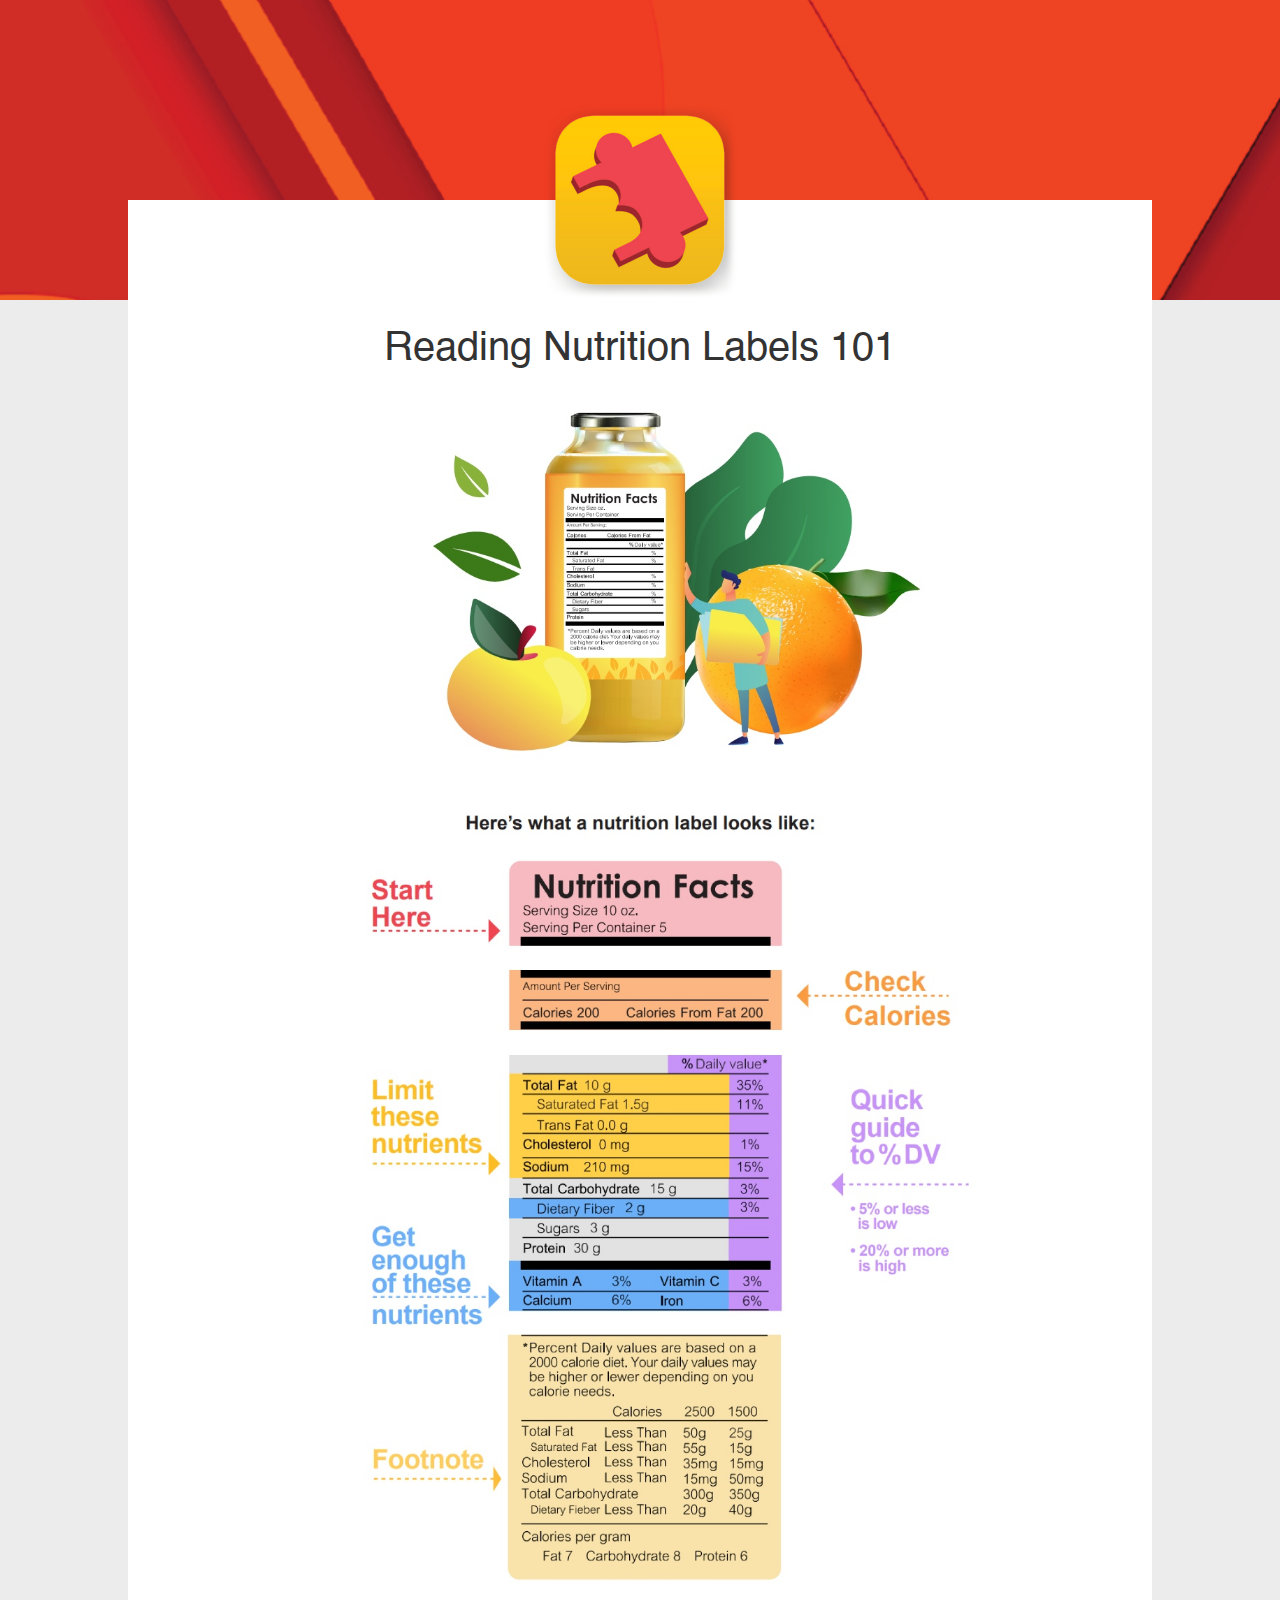
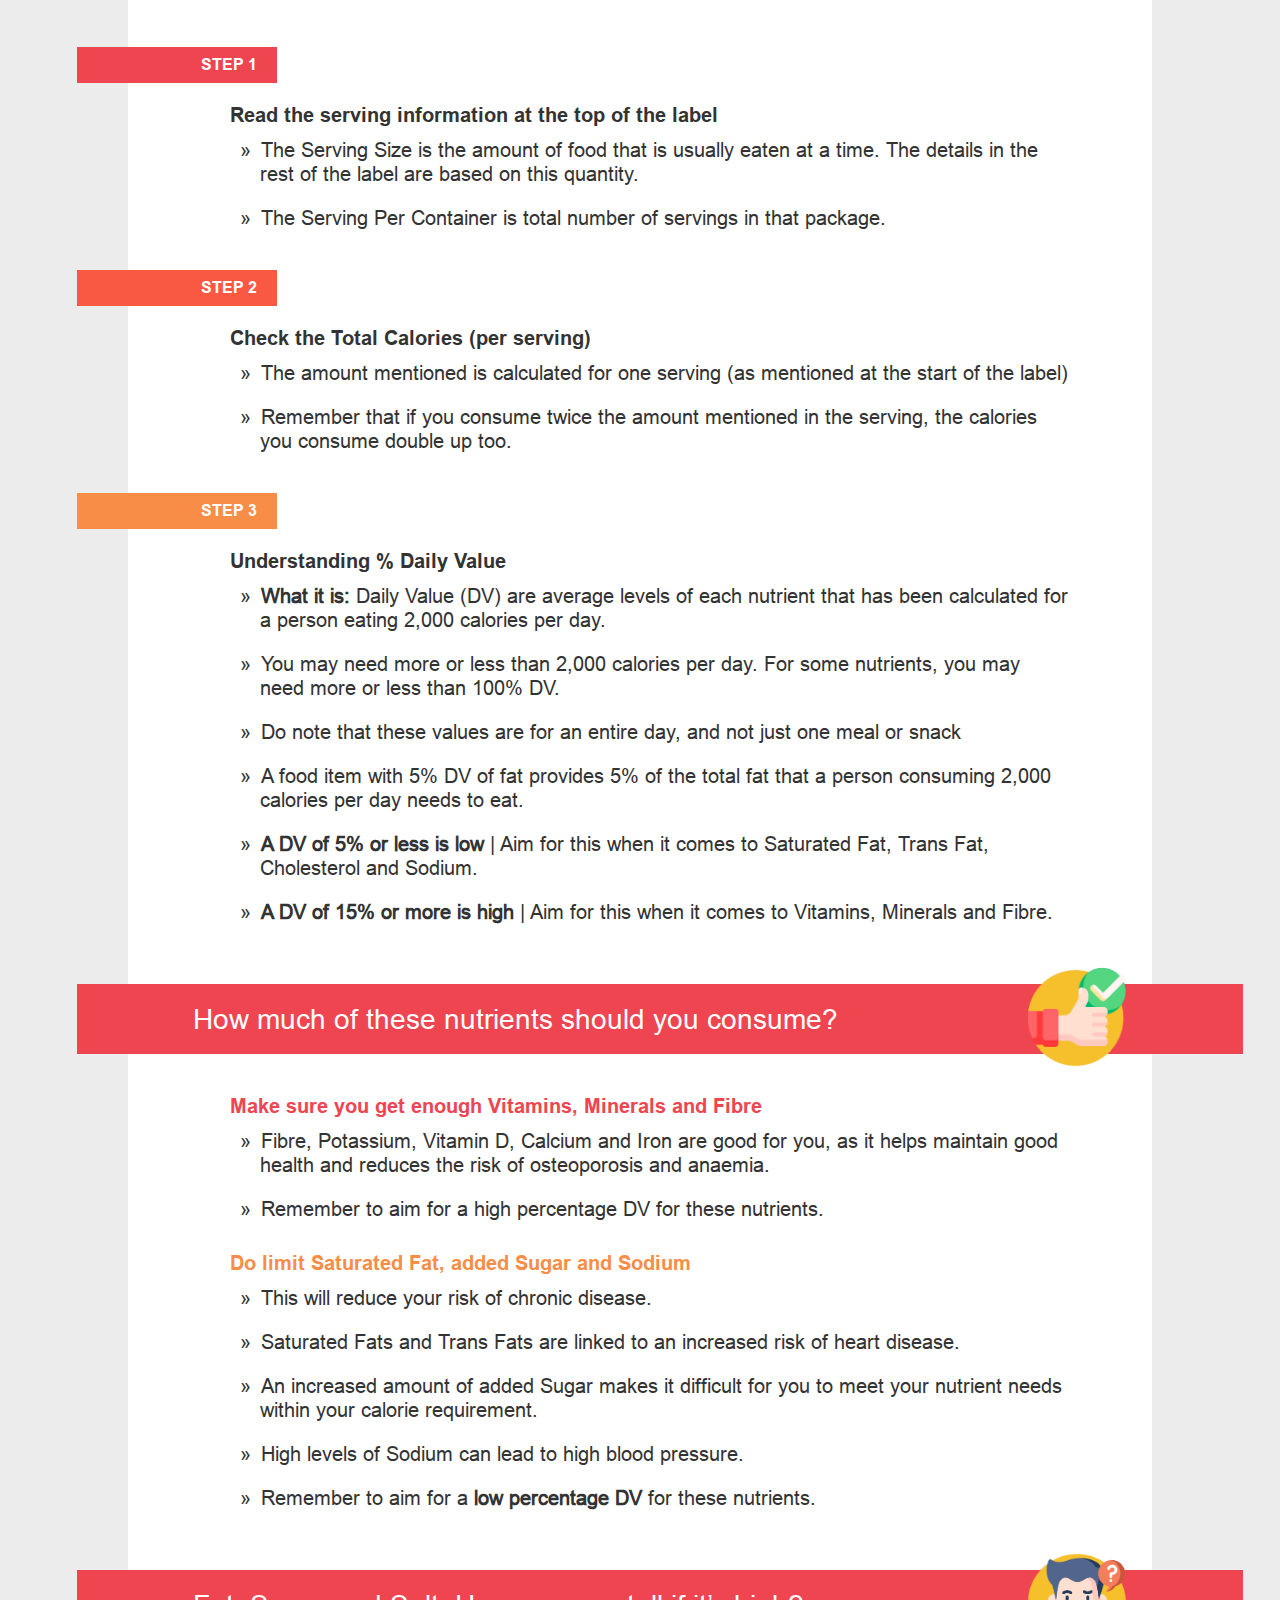
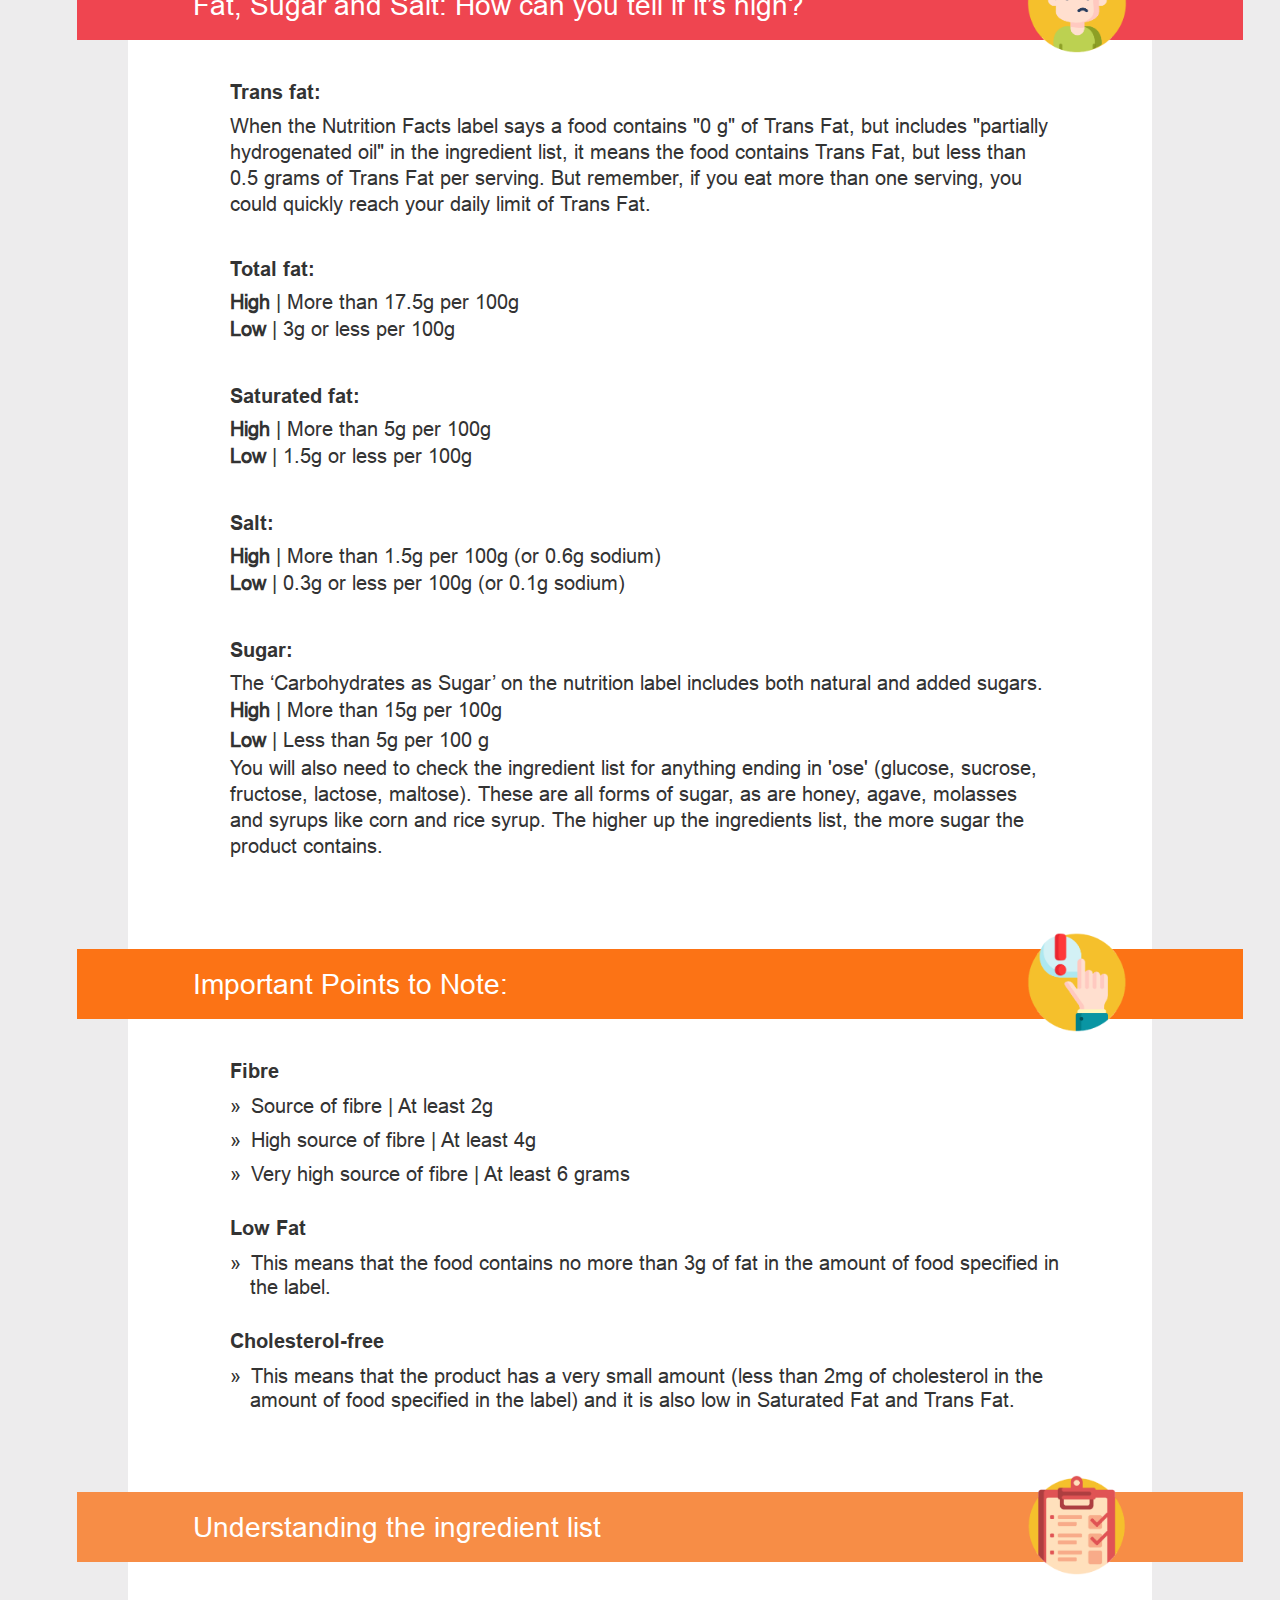
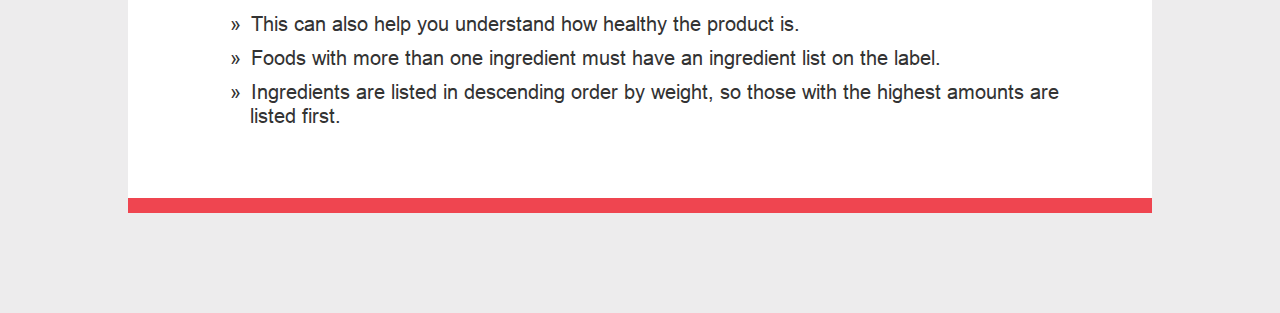
<file: nutrition/index.html>
<html>

<head>
    <meta http-equiv="Content-Type" content="text/html; charset=UTF-8">
    <meta name="viewport" content="width=device-width, initial-scale=1.0">
    <link rel="stylesheet" href="../css/main.css" type="text/css">
</head>

<body cz-shortcut-listen="true">
    <div class="container">
        <div class="header">
        </div>
        <div class="content">
            <div class="pb-3 logo">
                <img src="../img/logo.png">
            </div>
        </div>
        <!--Page1-->
        <div class="content-body" style="
    border-bottom: 15px solid #ef4550;
">
            <div class="text main">
                <h1>Reading Nutrition Labels 101</h1>
            </div>
            <div class="nutrition-banner banner mt-2">
                <img class="w-100" src="../img/nutrition.jpg">
            </div>
            <div class="text mb-3 mt-3">

            </div>

            <div class="detox-header-3 header-hr w-30">
                <p>STEP 1</p>

            </div>
            <div class="text left mt-2 mb-3 w-80 justify-start direction-column detox-tips">
                <p class="bold">Read the serving information at the top of the label</p>
                <li class="mt-1 mb-1"><span>The Serving Size is the amount of food that is usually eaten at a time. The details in the rest of the label are based on this quantity.</span></li>
                <li class="mt-1 mb-1"><span>The Serving Per Container is total number of servings in that package. </span></li>
            </div>
            <div class="detox-header-3 header-hr header-orange w-30">
                <p>STEP 2</p>

            </div>
            <div class="text left mt-2 mb-3 w-80 justify-start direction-column detox-tips">
                <p class="bold">Check the Total Calories (per serving)</p>
                <li class="mt-1 mb-1"><span>The amount mentioned is calculated for one serving (as mentioned at the
 start of the label) </span></li>
                <li class="mt-1 mb-1"><span>Remember that if you consume twice the amount mentioned in the serving,
 the calories you consume double up too.</span></li>
            </div>
            <div class="detox-header-3 header-hr header-orange-1 w-30">
                <p>STEP 3</p>

            </div>
            <div class="text left mt-2 mb-2 w-80 justify-start direction-column detox-tips">
                <p class="bold">Understanding % Daily Value</p>
                <li class="mt-1 mb-1"><span><strong>What it is:</strong> Daily Value (DV) are average levels of each nutrient that has been
calculated for a person eating 2,000 calories per day. </span></li>
                <li class="mt-1 mb-1"><span>You may need more or less than 2,000 calories per day. For some nutrients,
you may need more or less than 100% DV.</span></li>
                <li class="mt-1 mb-1"><span>Do note that these values are for an entire day, and not just one meal or snack</span></li>
                <li class="mt-1 mb-1"><span>A food item with 5% DV of fat provides 5% of the total fat that a person
consuming 2,000 calories per day needs to eat.</span></li>
                <li class="mt-1 mb-1"><span><strong>A DV of 5% or less is low</strong> | Aim for this when it comes to Saturated Fat, Trans
Fat, Cholesterol and Sodium.</span></li>
                <li class="mt-1 mb-1"><span><strong>A DV of 15% or more is high</strong> | Aim for this when it comes to Vitamins,
Minerals and Fibre.</span></li>
            </div>
            <div class="header-hr mt-5 mb-4 detox-header-2">
                <p>How much of these nutrients should you consume? </p>
                <img src="../img/19.png">
            </div>
            <div class="text left mt-2 mb-2 w-80 justify-start direction-column detox-tips">
                <p class="bold" style="color:#ef4550">Make sure you get enough Vitamins, Minerals and Fibre </p>
                <li class="mt-1 mb-1"><span>Fibre, Potassium, Vitamin D, Calcium and Iron are good for you, as it helps maintain good health and reduces the risk of osteoporosis and anaemia.</span></li>
                <li class="mt-1 mb-3"><span>Remember to aim for a high percentage DV for these nutrients.</span></li>
                <p class="bold" style="color:#F78D46">Do limit Saturated Fat, added Sugar and Sodium
                </p>
                <li class="mt-1 mb-1"><span>This will reduce your risk of chronic disease.</span></li>
                <li class="mt-1 mb-1"><span>Saturated Fats and Trans Fats are linked to an increased risk of heart disease.</span></li>
                <li class="mt-1 mb-1"><span>An increased amount of added Sugar makes it difficult for you to meet your nutrient needs within your calorie requirement.</span></li>
                <li class="mt-1 mb-1"><span>High levels of Sodium can lead to high blood pressure.</span></li>
                <li class="mt-1 mb-1"><span>Remember to aim for a <strong>low percentage DV</strong> for these nutrients.</span></li>
            </div>
            <div class="header-hr mt-5 mb-4 detox-header-2">
                <p>Fat, Sugar and Salt: How can you tell if it’s high? </p>
                <img src="../img/16.png">
            </div>
            <div class="text left mt-2 mb-2 w-80 justify-start direction-column detox-tips">
                <p class="bold">Trans fat:</p>
                <p class="mt-1 mb-4" style="margin-top:8px !important;line-height: 1.3;">When the Nutrition Facts label says a food contains "0 g" of Trans Fat, but includes "partially hydrogenated oil" in the ingredient list, it means the food contains Trans Fat, but less than 0.5 grams of Trans Fat per serving. But remember, if you eat more than one serving, you could quickly reach your daily limit of Trans Fat.</p>
                <p class="bold">Total fat:</p>

                <p class="mt-1 mb-4" style="margin-top:8px !important"><span><strong>High</strong> | More than 17.5g per 100g</span>
                    <br><span style="
    line-height: 1.5;
"><strong>Low</strong> |  3g or less per 100g</span></p>
                <p class="bold">Saturated fat:</p>
                <p class="mt-1 mb-4" style="margin-top:8px !important"><span><strong>High</strong> |  More than 5g per 100g</span>
                    <br><span style="
    line-height: 1.5;
"><strong>Low</strong> | 1.5g or less per 100g</span></p>
                <p class="bold">Salt:</p>
                <p class="mt-1 mb-4" style="margin-top:8px !important"><span><strong>High</strong> | More than 1.5g per 100g (or 0.6g sodium)</span>
                    <br><span style="
    line-height: 1.5;
"><strong>Low</strong> | 0.3g or less per 100g (or 0.1g sodium)</span></p>
                <p class="bold">Sugar:
                </p>
                <p class="mt-1 mb-4" style="margin-top:8px !important"><span>The ‘Carbohydrates as Sugar’ on the nutrition label includes both natural
and added sugars.
</span>
                    <br><span style="
    line-height: 1.5;
"><strong>High</strong> |  More than 15g per 100g
</span>
                    <br><span style="
    line-height: 1.5;
"><strong>Low</strong> | Less than 5g per 100 g</span>
                    <br><span class="mt-1" style="
    line-height: 1.3;
">You will also need to check the ingredient list for anything ending in
'ose' (glucose, sucrose, fructose, lactose, maltose). These are all forms
of sugar, as are honey, agave, molasses and syrups like corn and rice
syrup. The higher up the ingredients list, the more sugar the product
contains.</span></p>

            </div>
            <div class="header-hr header-orange-2 mt-5 mb-4 detox-header-2">
                <p>Important Points to Note:</p>
                <img src="../img/17.png">
            </div>
            <div class="text left mt-2 mb-2 w-80 justify-start direction-column detox-tips nutrients-consume">
                <p class="bold">Fibre</p>

                <li class="mt-1 "><span>Source of fibre | At least 2g </span></li>
                <li class="mt-1 "><span>High source of fibre | At least 4g </span></li>
                <li class="mt-1 mb-3"><span>Very high source of fibre | At least 6 grams </span></li>
                <p class="bold">Low Fat</p>
                <li class="mt-1 mb-3"><span>This means that the food contains no more than 3g of fat in the
 amount of food specified in the label.

</span></li>
                <p class="bold">Cholesterol-free</p>
                <li class="mt-1 mb-3"><span>This means that the product has a very small amount (less than 2mg
 of cholesterol in the amount of food specified in the label) and it is
 also low in Saturated Fat and Trans Fat.
</span></li>

            </div>
            <div class="header-hr header-orange-1 mt-5 mb-4 detox-header-2">
                <p>Understanding the ingredient list</p>
                <img src="../img/18.png">
            </div>
            <div class="text left mt-2 mb-2 w-80 justify-start direction-column detox-tips nutrients-consume">

                <li class="mt-1 "><span>This can also help you understand how healthy the product is.</span></li>
                <li class="mt-1 "><span>Foods with more than one ingredient must have an ingredient list
 on the label.</span></li>
                <li class="mt-1 mb-3"><span>Ingredients are listed in descending order by weight, so those with
 the highest amounts are listed first.</span></li>

            </div>
        </div>
    </div>

</body>

</html>
</file>
<file: css/main.css>
@font-face {
  font-family: ArialB;
  src: url('../fonts/Arial Bold.ttf');
}

@font-face {
  font-family: Helvetica;
  src: url('../fonts/Helvetica.ttc');
}

@font-face {
  font-family: Arial;
  src: url('../fonts/Arial.ttf');
}

body{
    margin: 0;
    padding: 0;
    background: #edeced;
    font-family: Arial,sans-serif;
    color: #333;
}

h1,h2,h3,h4,h5,h6{
    margin: 0;
    font-family: Helvetica,sans-serif;
    font-weight: 100;
}

p{
    margin: 0;
    font-family: Arial,sans-serif;
}

.w-45{
    width: 45% !important;
}

.w-30{
    width: 30% !important;
}

.w-80{
    width: 80% !important;
    max-width: 80% !important;
}

.w-90{
    width: 90% !important;
    max-width: 90% !important;
}

.w-100{
    width: 100% !important;
    max-width: 100% !important;
}

.mt-1{
    margin-top:10px!important;
}

.mt-2{
    margin-top:20px!important;
}

.mt-3{
    margin-top:30px!important;
}

.mt-4{
    margin-top:40px!important;
}

.mt-5{
    margin-top:50px!important;
}

.mb-1{
    margin-bottom:10px!important;
}

.mb-2{
    margin-bottom:20px!important;
}

.mb-3{
    margin-bottom:30px!important;
}

.mb-4{
    margin-bottom:40px!important;
}

.mb-5{
    margin-bottom:50px!important;
}

.pt-6{
    padding-top:60px!important;
}

.pb-3{
    padding-bottom:30px!important;
}


.header{
    background-image: url(../img/top.jpg);
    background-size: cover;
    height: 300px;
}

.content{
    background: #fff;
    width: 80%;
    margin-left: auto;
    margin-right: auto;
    margin-top: -100px;
    display: flex;
    justify-content: center;
}

.header-hr p{
    color: #fff;
    height: 30px;
    display: flex;
    align-items: center;
    left: 10%;
    line-height: 2;
    position: absolute;
    font-family: ArialB,sans-serif;
}

.detox-header-3{
    max-width: 200px;
    padding-top: 3px;
    padding-bottom: 3px;
}

.detox-header-3 p {
    right: 10%;
    left: unset;
}

.detox-header img{
    width:80px !important;
}

.detox-tips li{
    transform: translate(10px, 0px);
}

.nutrients-consume li{
    transform: translate(0px, 0px);
}

.detox-header-2{
    min-height: 30px;
    padding: 20px;
    font-size: 28px;
}

.detox-header-2 img{
    top: -25% !important;
}

.detox-header-2 p{
    font-family: Arial,sans-serif;
    width: 70%;
}

.detox-header p{
    letter-spacing: 2px;
}

.content-body{
   background: #fff;
   width: 80%;
   margin-left: auto;
   margin-right: auto;
   margin-top: -6px;
   padding-bottom: 20px;
   margin-bottom: 100px;
}

.direction-column{
    flex-direction: column !important;
}

.left{
    text-align: left !important;
    justify-content: flex-start !important;
}

.bold{
    font-weight: bold;    
    font-family: ArialB,sans-serif;
}

.justify-start{
    justify-content: flex-start !important;
}

li{
    list-style: none;
    list-style-position: outside;
    margin-left: 10px;
    text-indent: -10px;
}

li:before {
  content: "\00BB";
}

.logo{
    margin-top: -100px;
    
}

.main{
    font-size: 22px;
}

.logo img{
    width: 200px;
    border-radius: 20px;
}

.banner{
    width: 80%;
    margin-left: auto;
    margin-right: auto;
    display: flex;
    justify-content: center;
}

.banner img{
    width: 80%;
}

.text{
    display: flex;
    justify-content: center;
    max-width: 70%;
    text-align: center;
    margin-left: auto;
    margin-right: auto;
    font-size: 20px;
    margin: 5px auto 5px auto;
}

.header-hr{
    min-height: 30px;
    background: #ef4550;
    width: 110%;
    margin-left: -5%;
    position: relative;
}

.header-orange{
    background:#F95943 !important;
}

.header-orange-1{
    background:#F78D46 !important;
}

.header-orange-2{
    background:#FC7315 !important;
}

.header-yellow-1{
    background:#F9B121 !important;
}

.header-hr img{
    width:100px;
    position: absolute;
    right: 10%;
    top: -100%;
}

.w-table{
    width: 90% !important;
    max-width: 90% !important;
}

table{
    width: 100%;
    border-spacing: 4px 2px;
    word-break: break-word;
}

.ing-table tr td:nth-child(1){
    font-weight: bold;
    font-family: ArialB,sans-serif;
}

.y-n-table{
    border-spacing:4px 0px
}

.y-n-table tr{
    background-color: #F4F4F4 !important;
}

.y-n-table td{
    padding:3px 20px 3px 20px;
}

.detox-table-1{
    margin-bottom: 50px!important;
}

.y-n-table th{
    position: relative;
    height: 80px;
    padding: 25px 0px 0px 0px;
    width: 50%;
    font-size: 20px;
}

.y-n-table li{
    margin-bottom: 15px !important;
}

.y-n-table th img{
    width: 20%;
    position: absolute;
    top: -50%;
    left: 50%;
    transform: translateX(-50%);
    max-width: 80px;
}

li span{
    position: relative;
    left: 10px;
}

th{
    vertical-align:middle;
    padding: 10px 0px 4px 16px;
    font-weight: 100;
    font-size: 15px;
    font-family: ArialB,sans-serif;
}

tr:nth-child(even) {background-color: #EAEAEA;}

tr:nth-child(odd) {background-color: #F9F9F9;}

td{
    vertical-align:top;
    padding: 15px;
    font-size: 14px;
    font-family: Arial,sans-serif;
}

.t-red{
    background: #EF4550;
    width: 30%;
    color: #fff;
}

.t-red-1{
    width: 30%;
    background: #F8B5B9;
    color: #9C0217;
}

.t-amber{
    background: #F78D46;
    width: 30%;
    color: #fff;
}

.t-green{
    background: #25CC8C;
    width: 30%;
    color: #fff;
}

.t-green-1{
    background: #D4E6C0;
    width: 30%;
    color: #578E00;
}

.t-yellow{
    background: #F4BE47;
    width: 30%;
    color: #fff;
}

.t-blank{
    background: #fff;
    width: 15%;
    color: #fff;
}

@media only screen and (max-width:768px){
    .header{
        height: 200px;
    }
    
    .header-hr{
        width: 100% !important;
        margin-left: auto;
        margin-right: auto;
    }
    .header-hr p{
        left:4%;
        font-size:15px;
    }
    
    .header-hr img{
        right:4%; 
        width:80px;
    }
    
    .logo img{
        width: 100px;
    }
    
    .logo{
        margin-top: -50px;
    }
    .content{
        width: 100%;
    }
    .content-body{
        width: 100%;
    }
    .text{
        font-size: 12px;
    }
    td{
        padding: 5px;
        font-size: 10px;
    }
    .w-table{
       width: 100% !important;
       max-width: 100% !important;
    }
    .y-n-table th img {
        width: 30%;
        position: absolute;
        top: -25%;
        max-width: 80px;
    }
    .y-n-table th {
        font-size: 15px;
    }
    .y-n-table li{
        margin-bottom: 10px !important;
    }    
    .detox-table-1{
        margin-bottom: 0px !important;
    }
    .detox-header-2 img {
       top: -7% !important;
    }
    .detox-header-2 {
        font-size: 15px;
        padding: 20px 0px 20px 0px;        
    }
    .detox-header-2 p{
        width: 60%;
        left:4%;
    }
    .detox-header-3{
        margin-left: 0;
        margin-left: 0;
        font-size: 15px;
        padding-top: 0;
        padding-bottom: 0;
        max-width: 100px;
    }
    .nutrition-banner{
        width:100% !important;
        max-width:100% !important
    }
    .detox-tips{
        margin:5px auto 5px 5%;
    }
}

@media only screen and (min-width:400px) and (max-width:768px){
    .content{
        width: 400px;
    }
    .content-body{
        width: 400px;
    }
     .text{
        font-size: 15px;
    }
    .header-hr{
        margin-left: auto;
        margin-right: auto;
    }    
    td{
        padding: 5px;
    }
    
    .y-n-table th img {
        width: 30%;
        position: absolute;
        top: -35%;
        max-width: 80px;
    }
    .y-n-table th {
        font-size: 15px;
    }
    .y-n-table li{
        margin-bottom: 10px !important;
    }
    .detox-table-1{
        margin-bottom: 20px !important;
    }
    .detox-header-2{
        font-size: 15px;
        padding: 20px 0px 20px 0px;
    }
    .detox-header-2 img {
       top: -7% !important;
    }   
    .detox-header-3{
        margin-left: 0;
        font-size: 15px;
        padding-top: 0;
        padding-bottom: 0;
        max-width: 100px;
    } 
    .nutrition-banner{
        width:100% !important;
        max-width:100% !important
    }
    .detox-tips{
        margin:5px auto 5px 5%;
    }
}

@media only screen and (width:768px){
    .content{
        width: 600px;
    }
    .content-body{
        width: 600px;
    }
     .text{
        font-size: 20px;
    }
    .header-hr{
        margin-left: auto;
        margin-right: auto;
    }
    .w-table{
       width: 90% !important;
       max-width: 90% !important;
    }
    td{        
        font-size: 14px;
    }
    .y-n-table th img {
        width: 30%;
        position: absolute;
        top: -50% !important;
        max-width: 80px;
    }
    .y-n-table th {
        font-size: 15px;
    }
    .logo img{
        width:150px;
    }
    .detox-header-2 p{
        font-size: 18px;
    }
    .detox-header-3{
        margin-left: 0;
    }
    .nutrition-banner{
        width:100% !important;
        max-width:100% !important
    }
    .detox-tips{
        margin:5px auto 5px 5%;
    }
}
</file>
